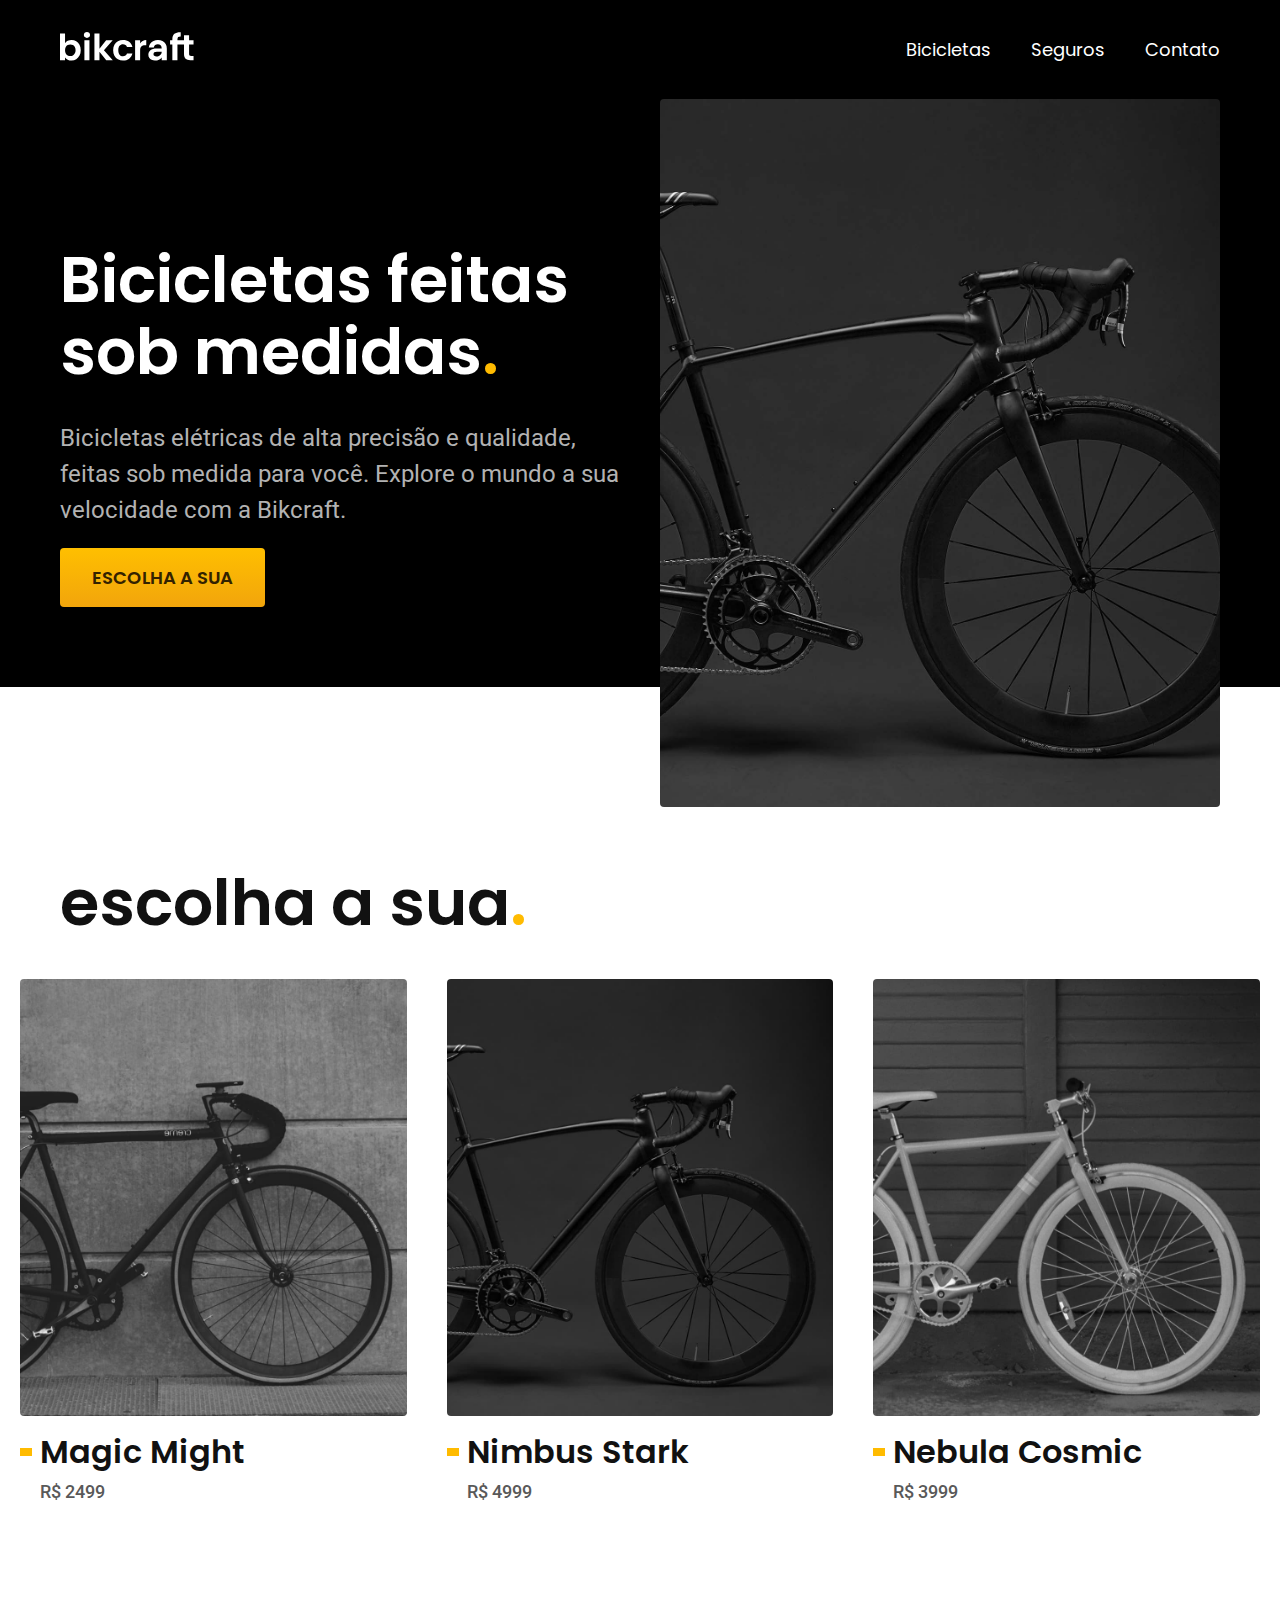
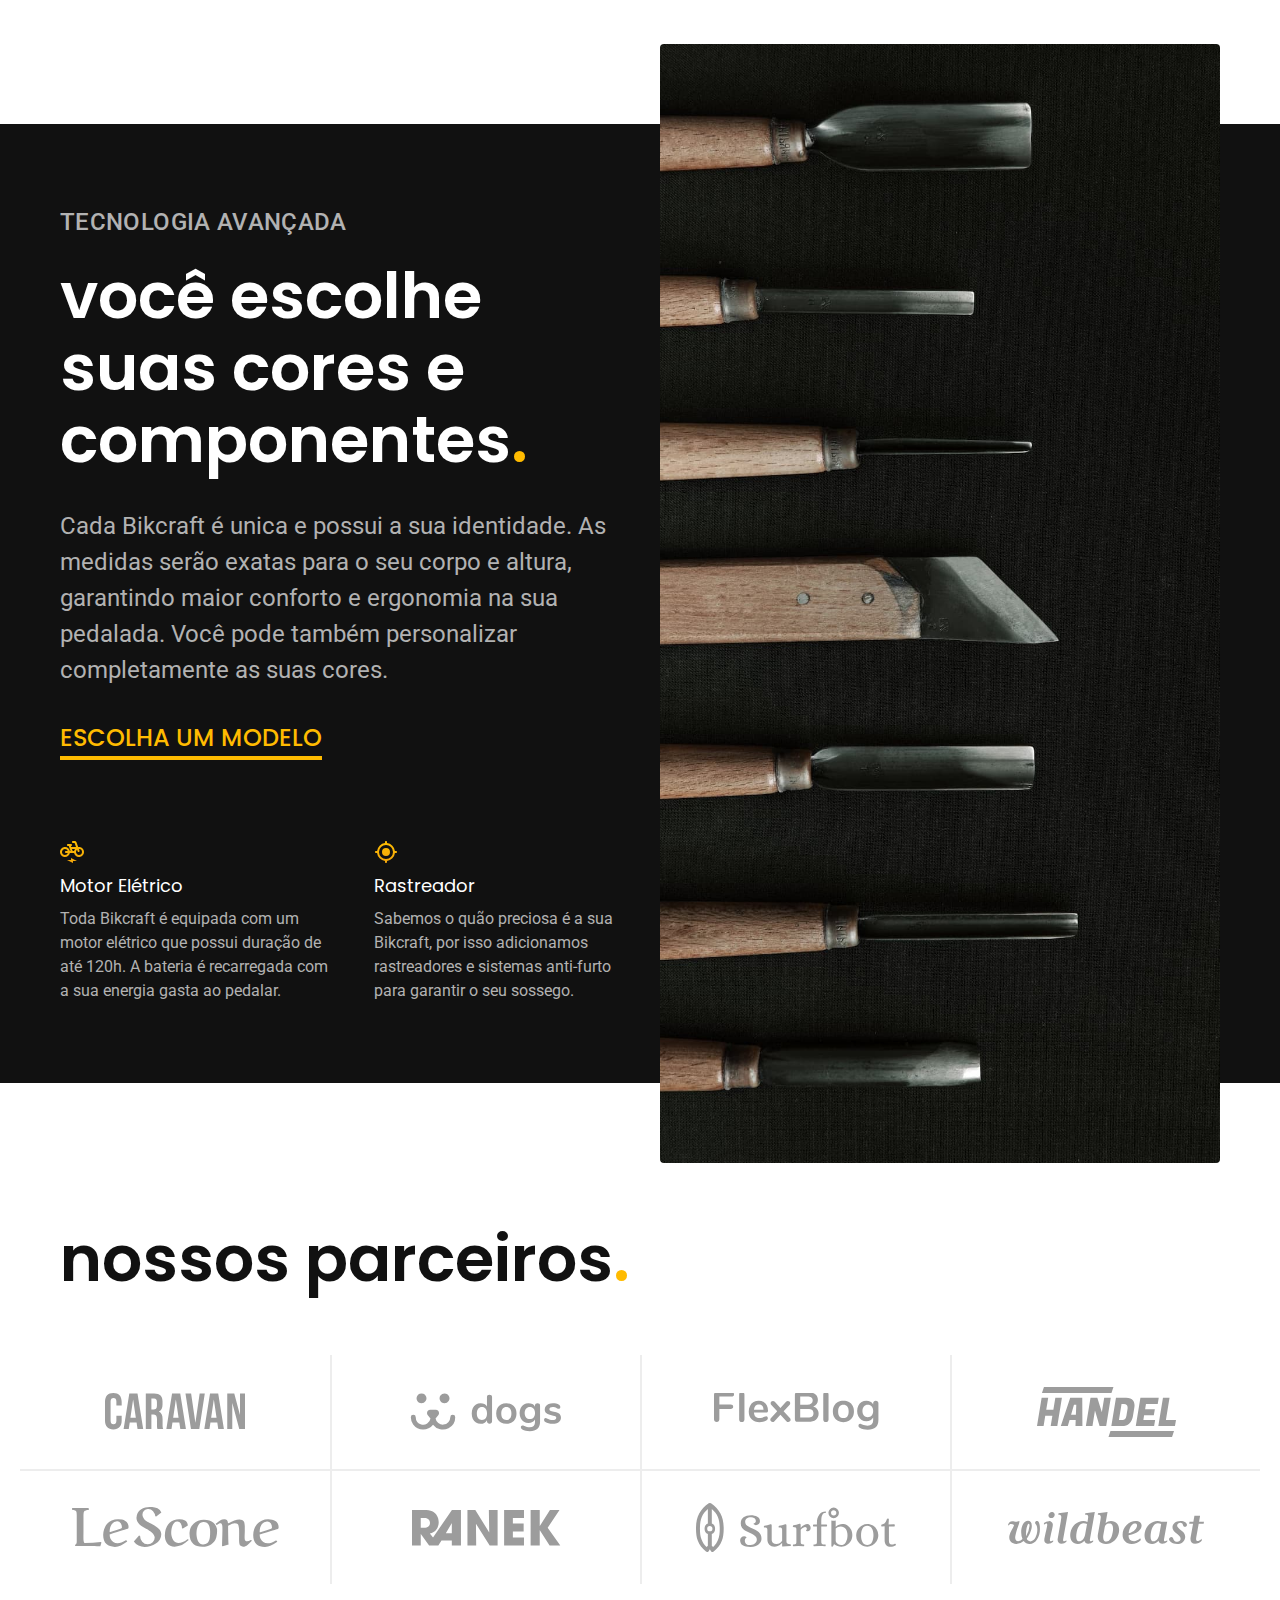
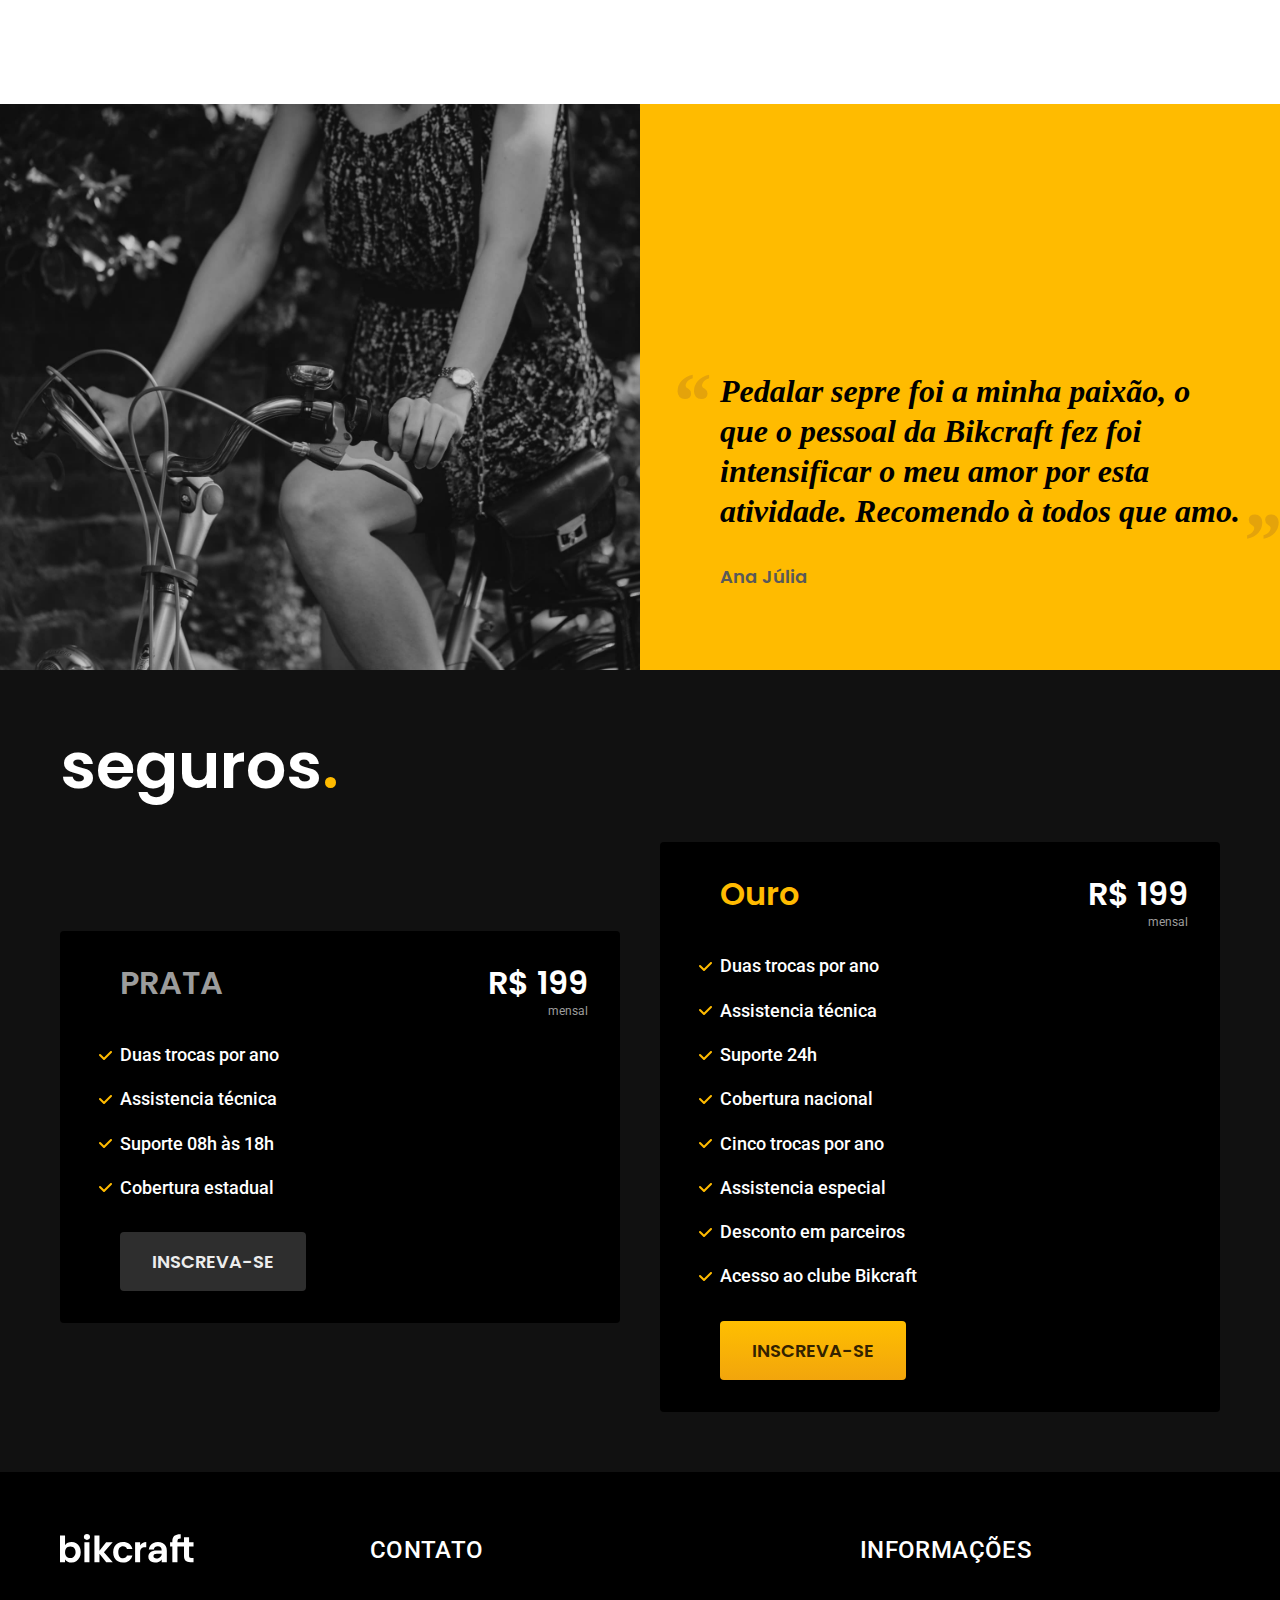
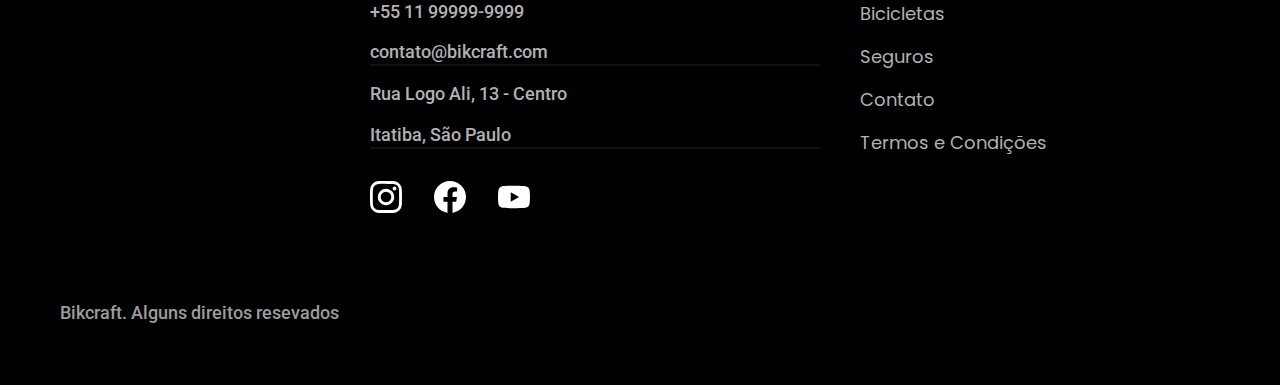
<file: index.html>
<!DOCTYPE html>
<html lang="pt-br">
<head>
    <meta charset="UTF-8">
    <meta name="viewport" content="width=device-width, initial-scale=1.0">
    <meta name="description" content="Bicicletas elétricas de alta precisão e qualidade, feita sob medida para o cliente. Explore o mundo na sua velocidade com a Bikcraft.">
    <link rel="preconnect" href="https://fonts.googleapis.com">
    <link rel="preconnect" href="https://fonts.gstatic.com" crossorigin>
    <link href="https://fonts.googleapis.com/css2?family=Poppins:wght@400;600&family=Roboto:wght@400;500&display=swap" rel="stylesheet">
    <title>Bikcraft - Bicicletas Elétricas</title>
    <link rel="icon" href="./favicon.svg" type="image/svg+xml">
    <link rel="preload" href="./css/style.min.css" as="style">
    <link rel="stylesheet" href="css/style.min.css">
    <script>
        document.documentElement.classList.add('js');
    </script>
</head>
<body>
    <header class="header-bg">
        <div class="header container">
            <a href="./"><img src="./img/bikcraft.svg" alt="Bikcraft"></a>
            <nav area-label="primaria">
                <ul class="header-menu font-1-m cor-0">
                    <li><a href="./bicicletas.html">Bicicletas</a></li>
                    <li><a href="./seguros.html">Seguros</a></li>
                    <li><a href="./contato.html">Contato</a></li>
                </ul>
            </nav>
        </div>
    </header>

    <main class="introducao-bg">
        <div class="introducao container">
            <div class="introducao-conteudo">
                <h1 class="font-1-xxl cor-0 fadeInDown" data-anime="200">Bicicletas feitas sob medidas<span class="cor-p1">.</span></h1>
                <p class="font-2-l cor-5 fadeInDown" data-anime="400">Bicicletas elétricas de alta precisão e qualidade, feitas sob medida para você. Explore o mundo a sua velocidade com a Bikcraft.</p>
                <a class="botao fadeInDown" href="./bicicletas.html" data-anime="600">Escolha a sua</a>
            </div>
            <picture class="fadeInDown" data-anime="600">
                <source media="(max-width: 800px)" srcset="./img/bicicletas/nimbus.jpg">
                <img src="./img/fotos/introducao.jpg" alt="Bicicleta elétrica preta.">
            </picture>
        </div>
    </main>

    <article class="bicicletas-lista">
        <h2 class="font-1-xxl container">escolha a sua<span class="cor-p1">.</span></h2>

        <ul class="bicicletas-lista-itens">
            <li>
                <a href="./bicicletas/magic.html">
                    <img src="./img/bicicletas/magic-home.jpg" alt="Bicicleta Preta">
                    <h3 class="font-1-xl">Magic Might</h3>
                    <span class="font-2-m cor-8">R$ 2499</span>
                </a>
            </li>
            <li>
                <a href="./bicicletas/nimbus.html">
                    <img src="./img/bicicletas/nimbus-home.jpg" alt="Bicicleta Preta">
                    <h3 class="font-1-xl">Nimbus Stark</h3>
                    <span class="font-2-m cor-8">R$ 4999</span>
                </a>
            </li>
            <li>
                <a href="./bicicletas/nebula.html">
                    <img src="./img/bicicletas/nebula-home.jpg" alt="Bicicleta Preta">
                    <h3 class="font-1-xl">Nebula Cosmic</h3>
                    <span class="font-2-m cor-8">R$ 3999</span>
                </a>
            </li>
        </ul>
    </article>

    <article class="tecnologia-bg">
        <div class="tecnologia container">
            <div class="tecnologia-conteudo">
                <span class="font-2-l-b cor-5">Tecnologia Avançada</span>
                <h2 class="font-1-xxl cor-0">você escolhe suas cores e componentes<span class="cor-p1">.</span></h2>
                <p class="font-2-l cor-5">Cada Bikcraft é unica e possui a sua identidade. As medidas serão exatas para o seu corpo e altura, garantindo maior conforto e ergonomia na sua pedalada. Você pode também personalizar completamente as suas cores.</p>
                <a class="link" href="./bicicletas.html">Escolha um modelo</a>
                <div class="tecnologia-vantagens">
                    <div>
                        <img src="./img/icones/eletrica.svg" alt="">
                        <h3 class="font-1-m cor-0">Motor Elétrico</h3>
                        <p class="font-2-s cor-5">Toda Bikcraft é equipada com um motor elétrico que possui duração de até 120h. A bateria é recarregada com a sua energia gasta ao pedalar.</p>
                    </div>
                    <div>
                        <img src="./img/icones/rastreador.svg" alt="">
                        <h3 class="font-1-m cor-0">Rastreador</h3>
                        <p class="font-2-s cor-5">Sabemos o quão preciosa é a sua Bikcraft, por isso adicionamos rastreadores e sistemas anti-furto para garantir o seu sossego.</p>
                    </div>
                </div>
            </div>

            <div class="tecnologia-imagem">
                <img src="./img/fotos/tecnologia.jpg" alt="">
            </div>
        </div>
    </article>

    <section class="parceiros" aria-label="Nossos parceiros">
        <h2 class="container font-1-xxl">nossos parceiros<span class="cor-p1">.</span></h2>

        <ul>
            <li><img src="./img/parceiros/caravan.svg" alt="Caravan"></li>
            <li><img src="./img/parceiros/dogs.svg" alt="Dogs"></li>
            <li><img src="./img/parceiros/flexblog.svg" alt="Flexbog"></li>
            <li><img src="./img/parceiros/handel.svg" alt="Handel"></li>
            <li><img src="./img/parceiros/lescone.svg" alt="Lescone"></li>
            <li><img src="./img/parceiros/ranek.svg" alt="Ranek"></li>
            <li><img src="./img/parceiros/surfbot.svg" alt="Surfbot"></li>
            <li><img src="./img/parceiros/wildbeast.svg" alt="Wildbeast"></li>
        </ul>
    </section>

    <section class="depoimento" aria-label="Depoimento">
        <div>
            <img src="/img/fotos/depoimento.jpg" alt="Pessoa pedalando uma bicicleta Bikcraft">
        </div>
        <div class="depoimento-conteudo">
            <blockquote class="font-1-xl cor-12">
                <p>Pedalar sepre foi a minha paixão, o que o pessoal da Bikcraft fez foi intensificar o meu amor por esta atividade. Recomendo à todos que amo.</p>
            </blockquote>
            <span class="font-1-m-b cor-8">Ana Júlia</span>
        </div>
    </section>

    <article class="seguros-bg">
        <div class="seguros container">
            <h2 class="font-1-xxl cor-0">seguros<span class="cor-p1">.</span></h2>

            <div class="seguros-item">
                <h3 class="font-1-xl cor-6">PRATA</h3>
                <span class="font-1-xl cor-0">R$ 199 <span class="font-1-xs cor-6">mensal</span></span>
                <ul class="font-2-m cor-0">
                    <li>Duas trocas por ano</li>
                    <li>Assistencia técnica</li>
                    <li>Suporte 08h às 18h</li>
                    <li>Cobertura estadual</li>
                </ul>
                <a class="botao secundario" href="./orcamento.html">Inscreva-se</a>
            </div>

            <div class="seguros-item">
                <h3 class="font-1-xl cor-p1">Ouro</h3>
                <span class="font-1-xl cor-0">R$ 199 <span class="font-1-xs cor-6">mensal</span></span>
                <ul class="font-2-m cor-0">
                    <li>Duas trocas por ano</li>
                    <li>Assistencia técnica</li>
                    <li>Suporte 24h</li>
                    <li>Cobertura nacional</li>
                    <li>Cinco trocas por ano</li>
                    <li>Assistencia especial</li>
                    <li>Desconto em parceiros</li>
                    <li>Acesso ao clube Bikcraft</li>
                </ul>
                <a class="botao" href="./orcamento.html">Inscreva-se</a>
            </div>
        </div>
    </article>

    <footer class="footer-bg">
        <div class="footer container">
            <img src="./img/bikcraft.svg" alt="Bikcraft">
            <div class="footer-contato">
                <h3 class="font-2-l-b cor-0">Contato</h3>
                <ul class="font-2-m cor-5">
                    <li>+55 11 99999-9999</li>
                    <li><a href="mailto:joao.xavier21@gmail.com">contato@bikcraft.com</a></li>
                    <li>Rua Logo Ali, 13 - Centro</li>
                    <li>Itatiba, São Paulo</li>
                </ul>
                <div class="footer-redes">
                    <a href="https://www.instagram.com/eujoaoxavier"><img src="./img/redes/instagram.svg" alt="Instagram"></a>
                    <a href=""><img src="./img/redes/facebook.svg" alt="Facebook"></a>
                    <a href=""><img src="./img/redes/youtube.svg" alt="Youtube"></a>
                </div>
            </div>
            <div class="footer-informacoes">
                <h3 class="font-2-l-b cor-0">Informações</h3>
                <nav>
                    <ul class="font-1-m cor-5">
                        <li><a href="./bicicletas.html">Bicicletas</a></li>
                        <li><a href="./seguros.html">Seguros</a></li>
                        <li><a href="./contato.html">Contato</a></li>
                        <li><a href="./termos.html">Termos e Condições</a></li>
                    </ul>
                </nav>
            </div>
            <p class="footer-copy font-2-m cor-6">Bikcraft. Alguns direitos resevados</p>
        </div>
    </footer>
    <script src="./js/plugins/simple-anime.js"></script>
    <script src="./js/script.js"></script>
</body>
</html>
</file>
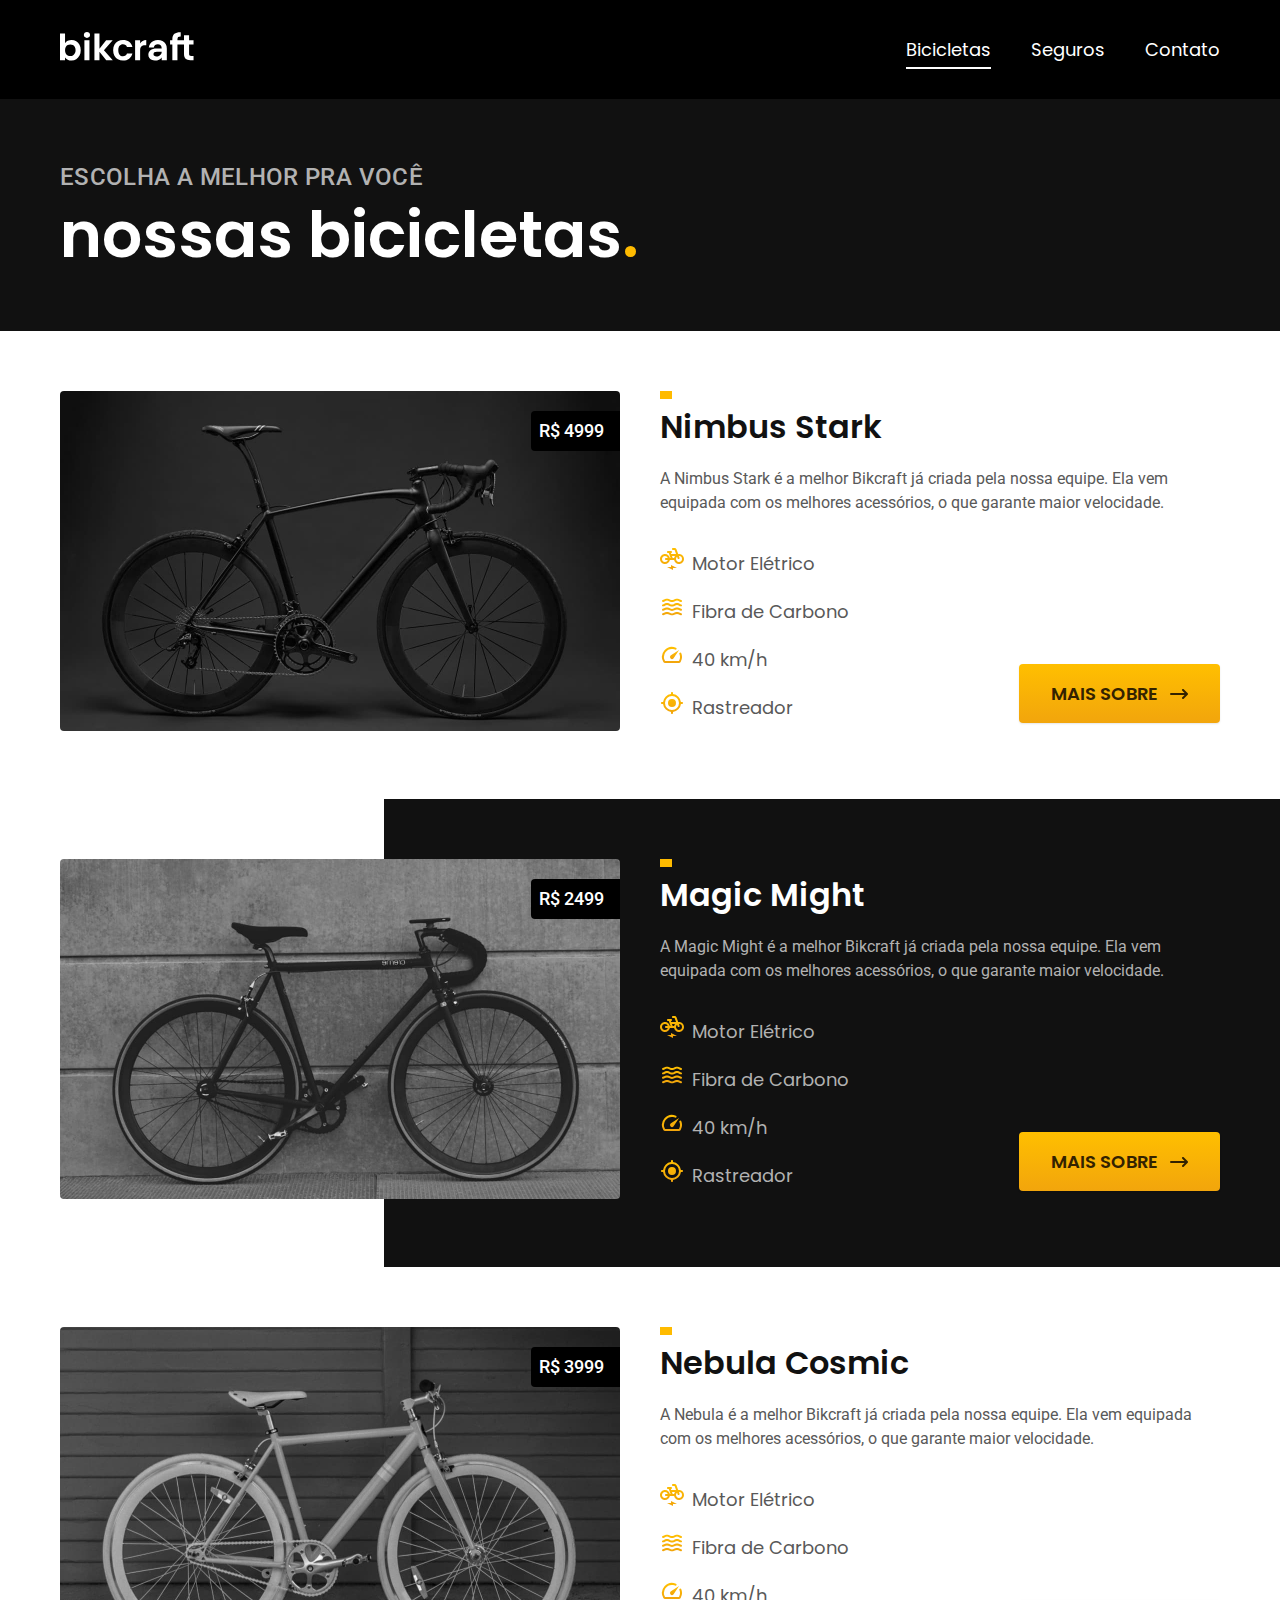
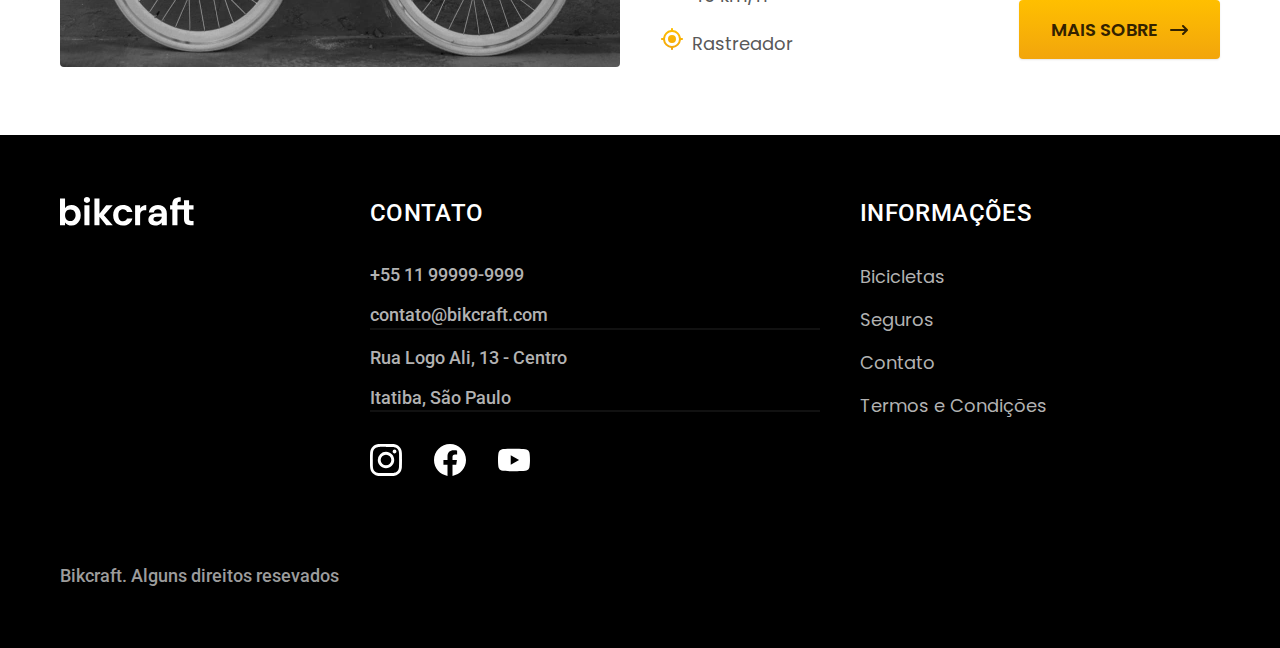
<file: bicicletas.html>
<!DOCTYPE html>
<html lang="pt-br">
<head>
    <meta charset="UTF-8">
    <meta name="viewport" content="width=device-width, initial-scale=1.0">
    <meta name="description" content="Termos e Condições Bikcraft.">
    <link rel="icon" href="./favicon.svg" type="image/svg+xml"> 
    <link rel="preload" href="./css/style.min.css" as="style">
    <link rel="stylesheet" href="css/style.min.css">
    <link rel="preconnect" href="https://fonts.googleapis.com">
    <link rel="preconnect" href="https://fonts.gstatic.com" crossorigin>
    <link href="https://fonts.googleapis.com/css2?family=Poppins:wght@400;600&family=Roboto:wght@400;500&display=swap" rel="stylesheet">
    <title>Termos e Condições | Bikcraft</title>
<script>
        document.documentElement.classList.add('js');
    </script>
</head>
<body id="bicicletas">
    <header class="header-bg">
        <div class="header container">
            <a href="./"><img src="./img/bikcraft.svg" alt="Bikcraft"></a>
            <nav area-label="primaria">
                <ul class="header-menu font-1-m cor-0">
                    <li><a href="./bicicletas.html">Bicicletas</a></li>
                    <li><a href="./seguros.html">Seguros</a></li>
                    <li><a href="./contato.html">Contato</a></li>
                </ul>
            </nav>
        </div>
    </header>

    <main>
        <div class="titulo-bg">
            <div class="titulo container">
                <p class="font-2-l-b cor-5">Escolha a melhor pra você</p>
                <h1 class="font-1-xxl cor-0">nossas bicicletas<span class="cor-p1">.</span></h1>
            </div>
        </div>
        
        <div class="bicicletas-bg">
            <div class="bicicletas container">
                <div class="bicicletas-imagem">
                    <img src="./img/bicicletas/nimbus.jpg" alt="Bicicleta preta">
                    <span class="font-2-m cor-0">R$ 4999</span>
                </div>
                <div class="bicicletas-conteudo">
                    <h2 class="font-1-xl">Nimbus Stark</h2>
                    <p class="font-2-s cor-8">A Nimbus Stark é a melhor Bikcraft já criada pela nossa equipe. Ela vem equipada com os melhores acessórios, o que garante maior velocidade.</p>
                    <ul class="font-1-m cor-8">
                        <li><img src="./img/icones/eletrica.svg" alt="">Motor Elétrico</li>
                        <li><img src="./img/icones/carbono.svg" alt="">Fibra de Carbono</li>
                        <li><img src="./img/icones/velocidade.svg" alt="">40 km/h</li>
                        <li><img src="./img/icones/rastreador.svg" alt="">Rastreador</li>
                    </ul>
                    <a class="botao seta" href="./bicicletas/nimbus.html">Mais Sobre</a>
                </div>
            </div>
        </div>

        <div class="bicicletas-bg">
            <div class="bicicletas container">
                <div class="bicicletas-imagem">
                    <img src="./img/bicicletas/magic.jpg" alt="Bicicleta preta">
                    <span class="font-2-m cor-0">R$ 2499</span>
                </div>
                <div class="bicicletas-conteudo">
                    <h2 class="font-1-xl cor-0">Magic Might</h2>
                    <p class="font-2-s cor-5">A Magic Might é a melhor Bikcraft já criada pela nossa equipe. Ela vem equipada com os melhores acessórios, o que garante maior velocidade.</p>
                    <ul class="font-1-m cor-5">
                        <li><img src="./img/icones/eletrica.svg" alt="">Motor Elétrico</li>
                        <li><img src="./img/icones/carbono.svg" alt="">Fibra de Carbono</li>
                        <li><img src="./img/icones/velocidade.svg" alt="">40 km/h</li>
                        <li><img src="./img/icones/rastreador.svg" alt="">Rastreador</li>
                    </ul>
                    <a class="botao seta" href="./bicicletas/magic.html">Mais Sobre</a>
                </div>
            </div>
        </div>

        <div class="bicicletas-bg">
            <div class="bicicletas container">
                <div class="bicicletas-imagem">
                    <img src="./img/bicicletas/nebula.jpg" alt="Bicicleta preta">
                    <span class="font-2-m cor-0">R$ 3999</span>
                </div>
                <div class="bicicletas-conteudo">
                    <h2 class="font-1-xl">Nebula Cosmic</h2>
                    <p class="font-2-s cor-8">A Nebula é a melhor Bikcraft já criada pela nossa equipe. Ela vem equipada com os melhores acessórios, o que garante maior velocidade.</p>
                    <ul class="font-1-m cor-8">
                        <li><img src="./img/icones/eletrica.svg" alt="">Motor Elétrico</li>
                        <li><img src="./img/icones/carbono.svg" alt="">Fibra de Carbono</li>
                        <li><img src="./img/icones/velocidade.svg" alt="">40 km/h</li>
                        <li><img src="./img/icones/rastreador.svg" alt="">Rastreador</li>
                    </ul>
                    <a class="botao seta" href="./bicicletas/nebula.html">Mais Sobre</a>
                </div>
            </div>
        </div>
    </main>

    <footer class="footer-bg">
        <div class="footer container">
            <img src="./img/bikcraft.svg" alt="Bikcraft">
            <div class="footer-contato">
                <h3 class="font-2-l-b cor-0">Contato</h3>
                <ul class="font-2-m cor-5">
                    <li>+55 11 99999-9999</li>
                    <li><a href="mailto:joao.xavier21@gmail.com">contato@bikcraft.com</a></li>
                    <li>Rua Logo Ali, 13 - Centro</li>
                    <li>Itatiba, São Paulo</li>
                </ul>
                <div class="footer-redes">
                    <a href="https://www.instagram.com/eujoaoxavier"><img src="./img/redes/instagram.svg" alt="Instagram"></a>
                    <a href=""><img src="./img/redes/facebook.svg" alt="Facebook"></a>
                    <a href=""><img src="./img/redes/youtube.svg" alt="Youtube"></a>
                </div>
            </div>
            <div class="footer-informacoes">
                <h3 class="font-2-l-b cor-0">Informações</h3>
                <nav>
                    <ul class="font-1-m cor-5">
                        <li><a href="./bicicletas.html">Bicicletas</a></li>
                        <li><a href="./seguros.html">Seguros</a></li>
                        <li><a href="./contato.html">Contato</a></li>
                        <li><a href="./termos.html">Termos e Condições</a></li>
                    </ul>
                </nav>
            </div>
            <p class="footer-copy font-2-m cor-6">Bikcraft. Alguns direitos resevados</p>
        </div>
    </footer>
    <script src="./js/script.js"></script>
</body>
</html>
</file>
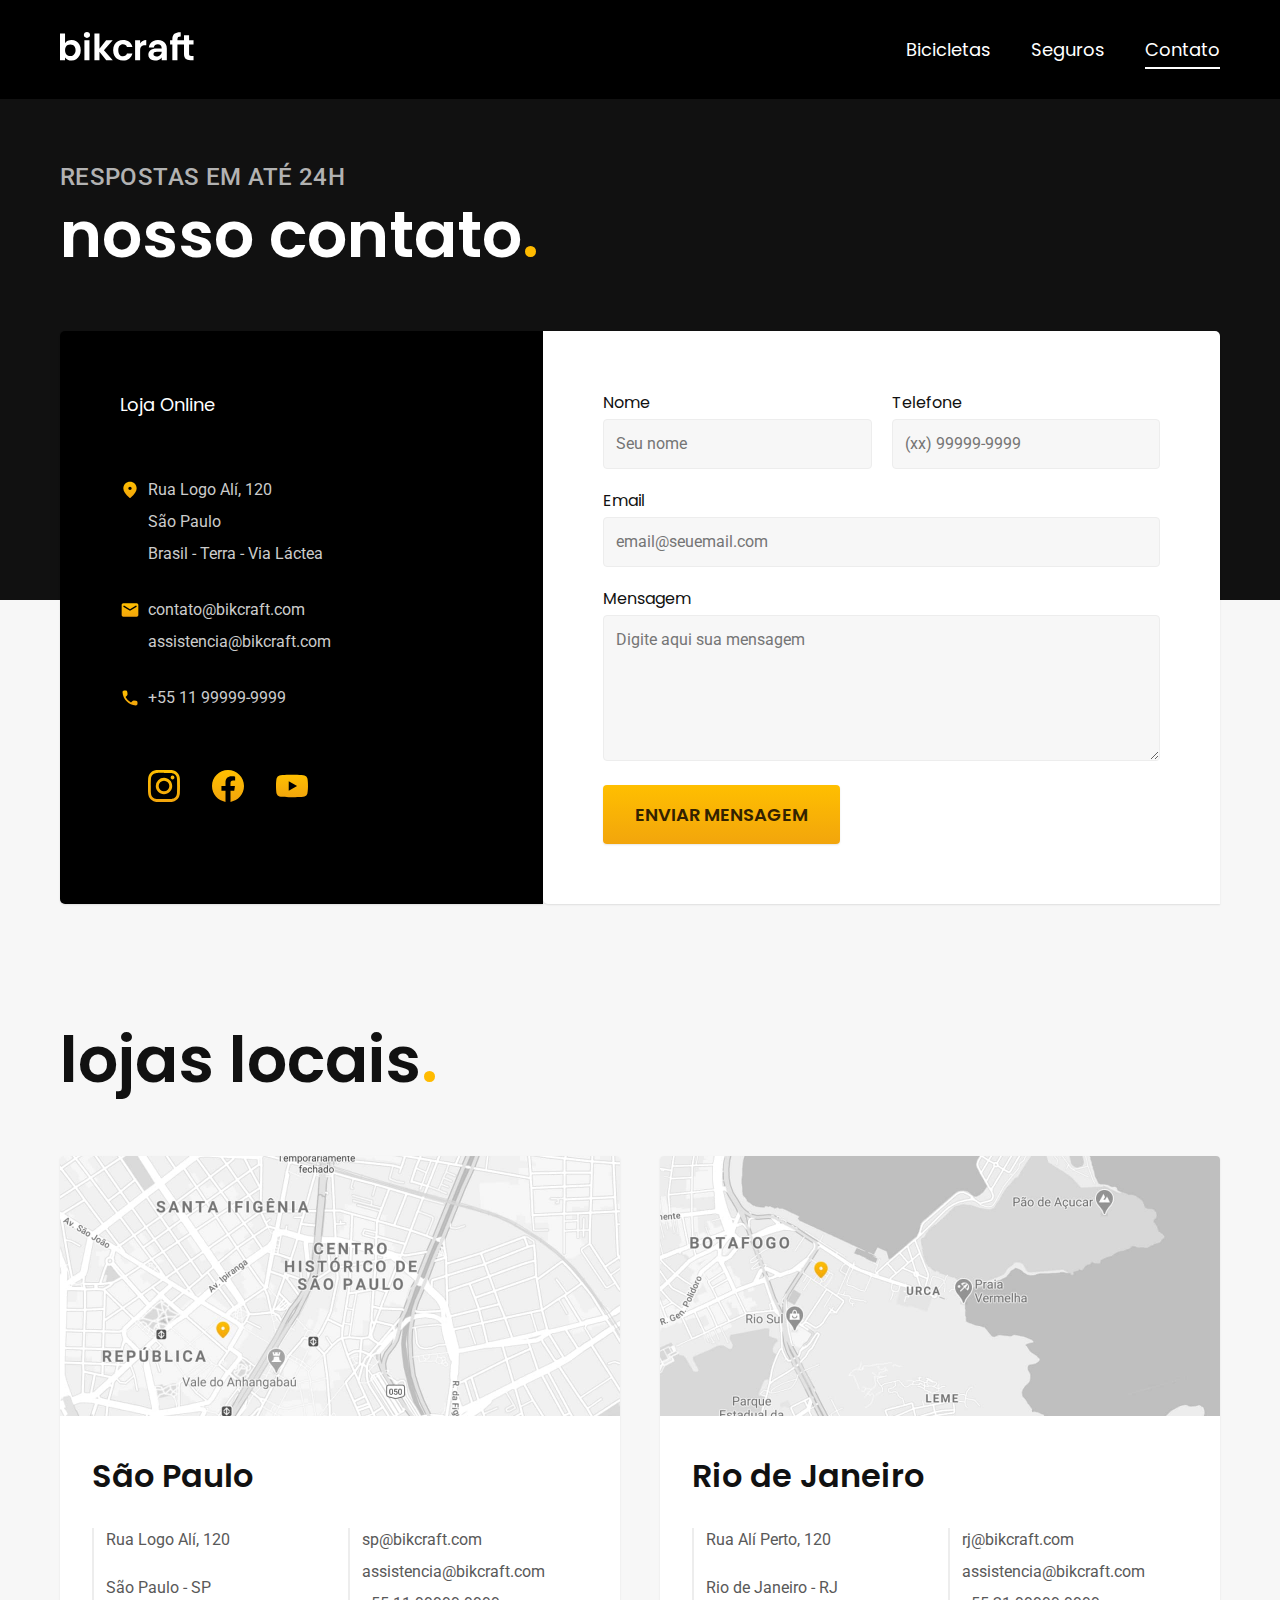
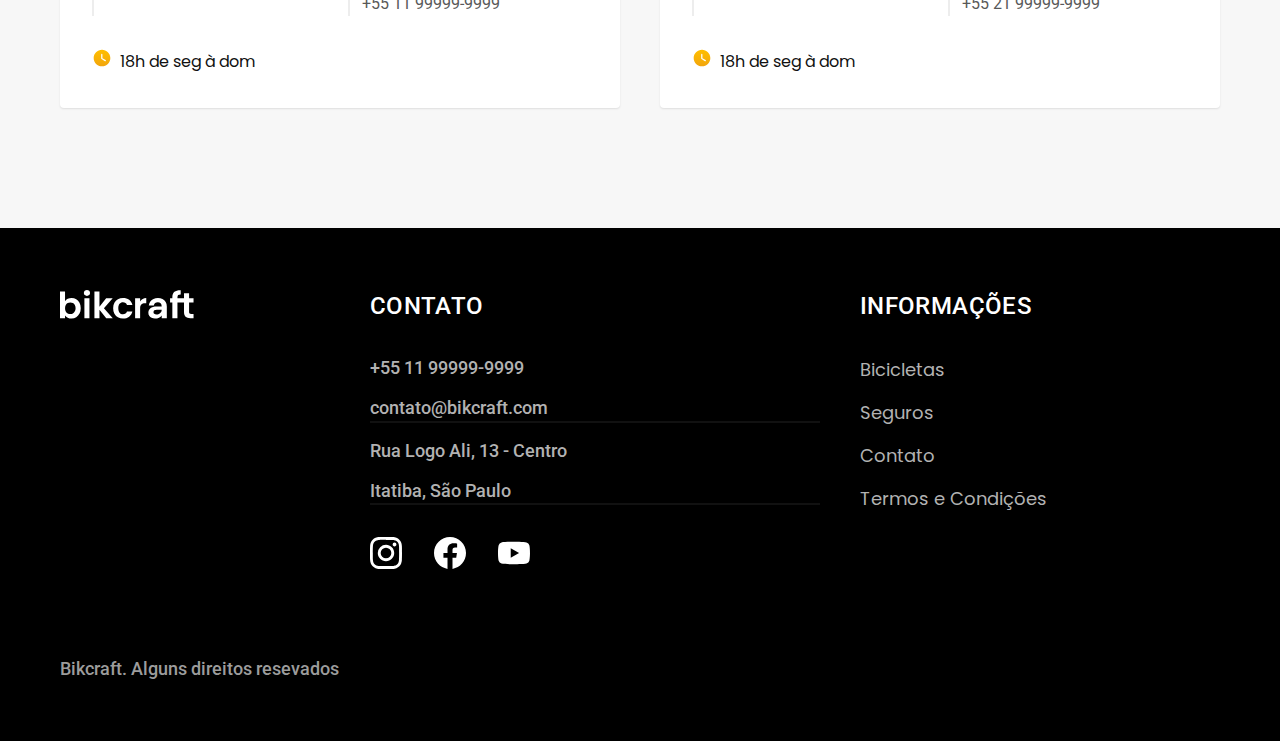
<file: contato.html>
<!DOCTYPE html>
<html lang="pt-br">
<head>
    <meta charset="UTF-8">
    <meta name="viewport" content="width=device-width, initial-scale=1.0">
    <meta name="description" content="Termos e Condições Bikcraft.">
    <link rel="icon" href="./favicon.svg" type="image/svg+xml"> 
    <link rel="preload" href="./css/style.min.css" as="style">
    <link rel="stylesheet" href="css/style.min.css">
    <link rel="preconnect" href="https://fonts.googleapis.com">
    <link rel="preconnect" href="https://fonts.gstatic.com" crossorigin>
    <link href="https://fonts.googleapis.com/css2?family=Poppins:wght@400;600&family=Roboto:wght@400;500&display=swap" rel="stylesheet">
    <title>Contato | Bikcraft</title>
<script>
        document.documentElement.classList.add('js');
    </script>
</head>
<body id="contato">
    <header class="header-bg">
        <div class="header container">
            <a href="./"><img src="./img/bikcraft.svg" alt="Bikcraft"></a>
            <nav area-label="primaria">
                <ul class="header-menu font-1-m cor-0">
                    <li><a href="./bicicletas.html">Bicicletas</a></li>
                    <li><a href="./seguros.html">Seguros</a></li>
                    <li><a href="./contato.html">Contato</a></li>
                </ul>
            </nav>
        </div>
    </header>

    <main>
        <div class="titulo-bg">
            <div class="titulo container">
                <p class="font-2-l-b cor-5">Respostas em até 24h</p>
                <h1 class="font-1-xxl cor-0">nosso contato<span class="cor-p1">.</span></h1>
            </div>
        </div>

        <div class="contato container">
            <section class="contato-dados" aria-label="Endereço">
                <h2 class="font-1-m cor-0">Loja Online</h2>
                <div class="contato-endereco font-2-s cor-4">
                    <p>Rua Logo Alí, 120</p>
                    <p>São Paulo</p>
                    <p>Brasil - Terra - Via Láctea</p>
                </div>
                <address class="contato-meios font-2-s cor-4">
                    <a href="mailto:joao.xavier21@gmail.com">contato@bikcraft.com</a>
                    <a href="mailto:assistencia@bikcraft.com">assistencia@bikcraft.com</a>
                    <a href="tel:+551199999999">+55 11 99999-9999</a>
                </address>
                <div class="contato-redes">
                    <a href="https://www.instagram.com/eujoaoxavier"><img src="./img/redes/instagram-p.svg" alt="Instagram"></a>
                    <a href=""><img src="./img/redes/facebook-p.svg" alt="Facebook"></a>
                    <a href=""><img src="./img/redes/youtube-p.svg" alt="Youtube"></a>
                </div>
            </section>
            <section class="contato-formulario" aria-label="Formulário">
                <form class="form" action="./contato.html">
                    <div>
                        <label for="nome">Nome</label>
                        <input type="text" id="nome" name="nome" placeholder="Seu nome">
                    </div>
                    <div>
                        <label for="telefone">Telefone</label>
                        <input type="text" id="telefone" name="telefone" placeholder="(xx) 99999-9999">
                    </div>
                    <div class="col-2">
                        <label for="email">Email</label>
                        <input type="email" id="email" name="email" placeholder="email@seuemail.com">
                    </div>
                    <div class="col-2">
                        <label for="mensagem">Mensagem</label>
                        <textarea rows="5" id="mensagem" name="mensagem" placeholder="Digite aqui sua mensagem"></textarea>
                    </div>
                    <button class="botao col-2">Enviar mensagem</button>
                </form>
            </section>
        </div>
    </main>

    <article class="lojas container">
        <h2 class="font-1-xxl">lojas locais<span class="cor-p1">.</span></h2>
        <div class="lojas-item">
            <img src="./img/lojas/sp.jpg" alt="Mapa marcando o endereço em Rua Logo Alí, 120, São Paulo - SP">
            <div class="lojas-conteudo">
                <h3 class="font-1-xl">São Paulo</h3>
                <div class="lojas-dados font-2-s cor-8">
                    <p>Rua Logo Alí, 120</p>
                    <p>São Paulo - SP</p>
                </div>
                <div class="lojas-dados font-2-s cor-8">
                    <a href="mailto:joao.xavier21@gmail.com">sp@bikcraft.com</a>
                    <a href="mailto:assistencia@bikcraft.com">assistencia@bikcraft.com</a>
                    <a href="tel:+551199999999">+55 11 99999-9999</a>
                </div>
                <p class="lojas-tempo font-1-s"><img src="./img/icones/horario.svg">18h de seg à dom</p>
            </div>
        </div>

        <div class="lojas-item">
            <img src="./img/lojas/rj.jpg" alt="Mapa marcando o endereço em Rua Alí Perto, 120, Rio de Janeiro - RJ">
            <div class="lojas-conteudo">
                <h3 class="font-1-xl">Rio de Janeiro</h3>
                <div class="lojas-dados font-2-s cor-8">
                    <p>Rua Alí Perto, 120</p>
                    <p>Rio de Janeiro - RJ</p>
                </div>
                <div class="lojas-dados font-2-s cor-8">
                    <a href="mailto:joao.xavier21@gmail.com">rj@bikcraft.com</a>
                    <a href="mailto:assistencia@bikcraft.com">assistencia@bikcraft.com</a>
                    <a href="tel:+551199999999">+55 21 99999-9999</a>
                </div>
                <p class="lojas-tempo font-1-s"><img src="./img/icones/horario.svg">18h de seg à dom</p>
            </div>
        </div>
    </article>

    <footer class="footer-bg">
        <div class="footer container">
            <img src="./img/bikcraft.svg" alt="Bikcraft">
            <div class="footer-contato">
                <h3 class="font-2-l-b cor-0">Contato</h3>
                <ul class="font-2-m cor-5">
                    <li>+55 11 99999-9999</li>
                    <li><a href="mailto:joao.xavier21@gmail.com">contato@bikcraft.com</a></li>
                    <li>Rua Logo Ali, 13 - Centro</li>
                    <li>Itatiba, São Paulo</li>
                </ul>
                <div class="footer-redes">
                    <a href="https://www.instagram.com/eujoaoxavier"><img src="./img/redes/instagram.svg" alt="Instagram"></a>
                    <a href=""><img src="./img/redes/facebook.svg" alt="Facebook"></a>
                    <a href=""><img src="./img/redes/youtube.svg" alt="Youtube"></a>
                </div>
            </div>
            <div class="footer-informacoes">
                <h3 class="font-2-l-b cor-0">Informações</h3>
                <nav>
                    <ul class="font-1-m cor-5">
                        <li><a href="./bicicletas.html">Bicicletas</a></li>
                        <li><a href="./seguros.html">Seguros</a></li>
                        <li><a href="./contato.html">Contato</a></li>
                        <li><a href="./termos.html">Termos e Condições</a></li>
                    </ul>
                </nav>
            </div>
            <p class="footer-copy font-2-m cor-6">Bikcraft. Alguns direitos resevados</p>
        </div>
    </footer>
    <script src="./js/script.js"></script>
</body>
</html>
</file>
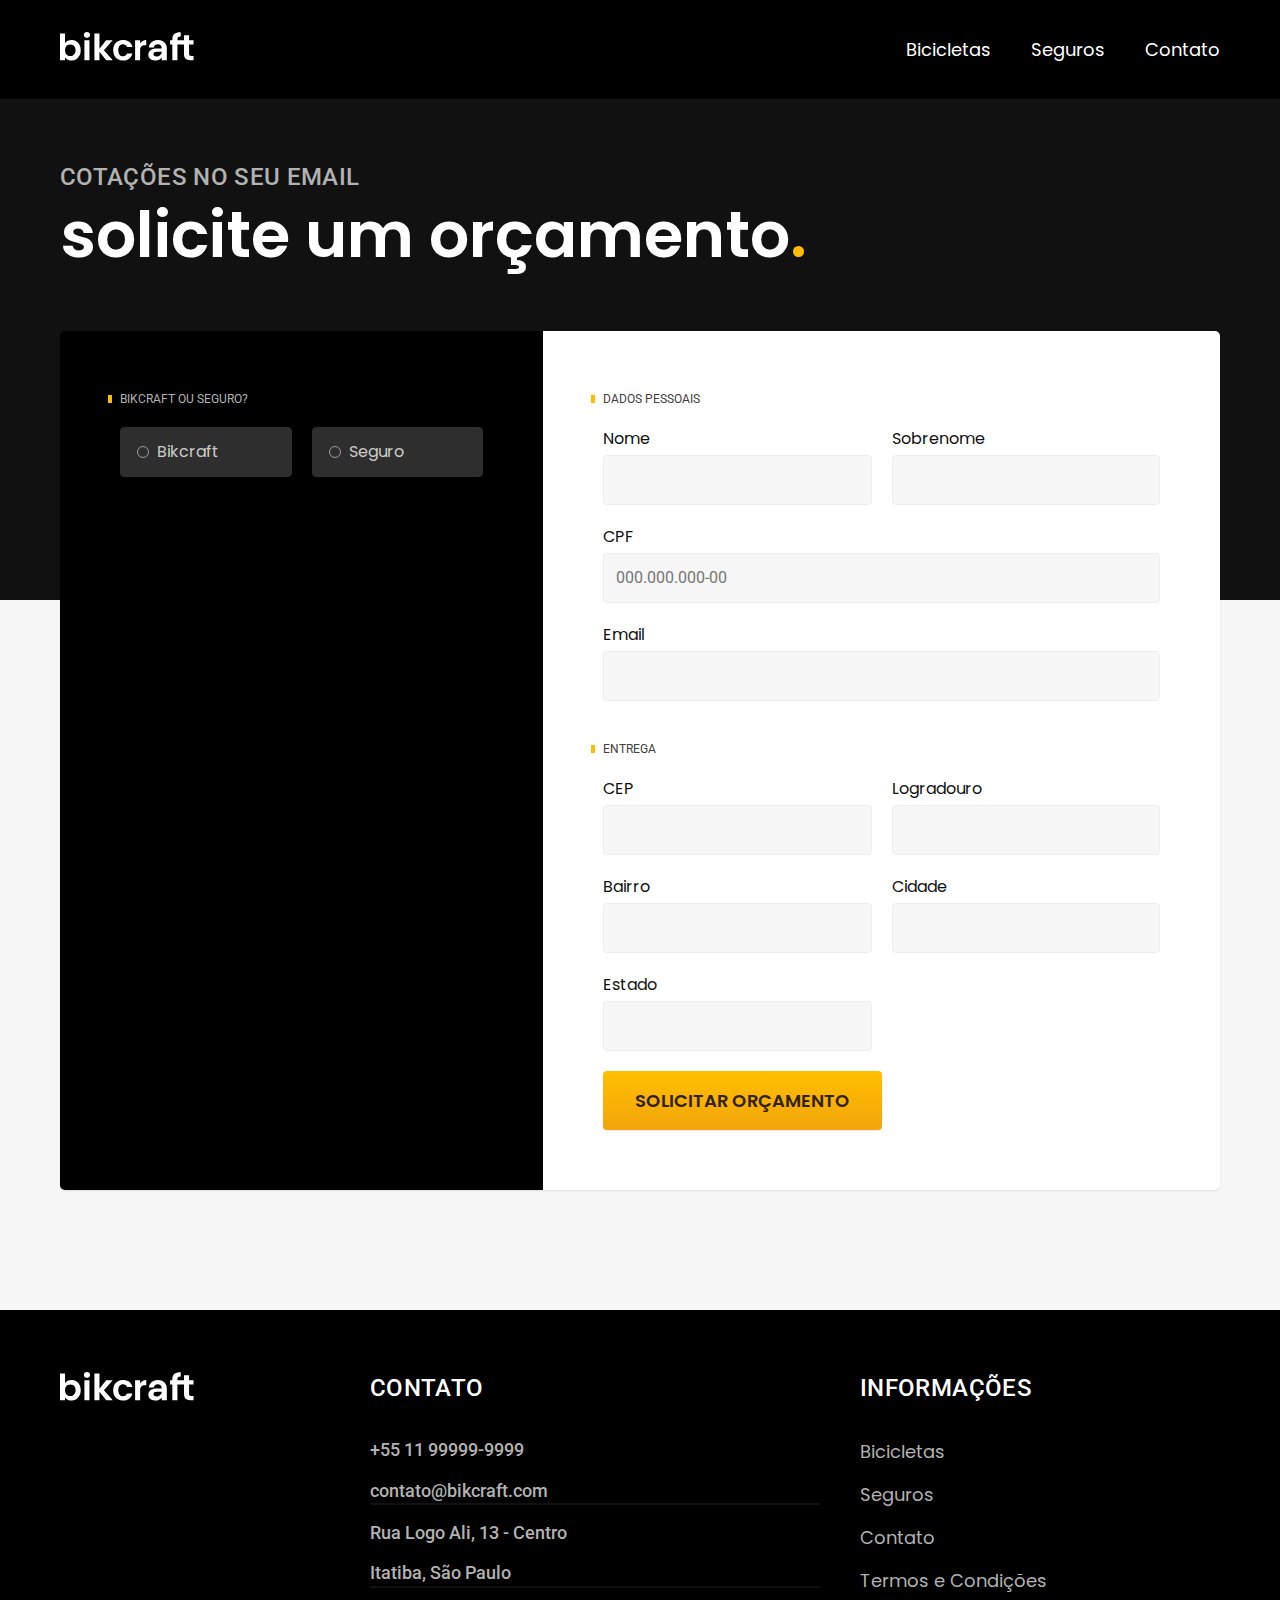
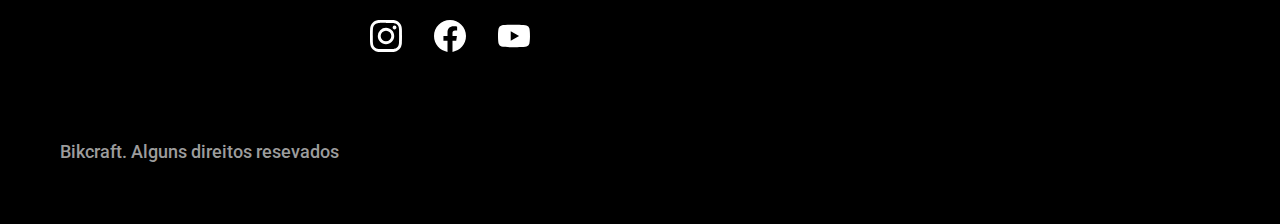
<file: orcamento.html>
<!DOCTYPE html>
<html lang="pt-br">
<head>
    <meta charset="UTF-8">
    <meta name="viewport" content="width=device-width, initial-scale=1.0">
    <meta name="description" content="Termos e Condições Bikcraft.">
    <link rel="icon" href="./favicon.svg" type="image/svg+xml"> 
    <link rel="preload" href="./css/style.min.css" as="style">
    <link rel="stylesheet" href="css/style.min.css">
    <link rel="preconnect" href="https://fonts.googleapis.com">
    <link rel="preconnect" href="https://fonts.gstatic.com" crossorigin>
    <link href="https://fonts.googleapis.com/css2?family=Poppins:wght@400;600&family=Roboto:wght@400;500&display=swap" rel="stylesheet">
    <title>Orçamento | Bikcraft</title>
<script>
        document.documentElement.classList.add('js');
    </script>
</head>
<body id="orcamento">
    <header class="header-bg">
        <div class="header container">
            <a href="./"><img src="./img/bikcraft.svg" alt="Bikcraft"></a>
            <nav area-label="primaria">
                <ul class="header-menu font-1-m cor-0">
                    <li><a href="./bicicletas.html">Bicicletas</a></li>
                    <li><a href="./seguros.html">Seguros</a></li>
                    <li><a href="./contato.html">Contato</a></li>
                </ul>
            </nav>
        </div>
    </header>

    <main>
        <div class="titulo-bg">
            <div class="titulo container">
                <p class="font-2-l-b cor-5">Cotações no seu email</p>
                <h1 class="font-1-xxl cor-0">solicite um orçamento<span class="cor-p1">.</span></h1>
            </div>
        </div>

        <form class="orcamento container" action="./">
            <div class="orcamento-produto">
                <h2 class="font-1-xs cor-5">Bikcraft ou Seguro?</h2>

                <input type="radio" name="tipo" value="bikcraft" id="bikcraft">
                <label for="bikcraft">Bikcraft</label>

                <input type="radio" name="tipo" value="seguro" id="seguro">
                <label for="seguro">Seguro</label>

                <div class="orcamento-conteudo" id="orcamento-bikcraft">
                    <h2 class="font-1-xs cor-5">Escolha a sua</h2>

                    <input type="radio" name="produto" value="nimbus" id="nimbus">
                    <label for="nimbus">Nimbus Stark <span>R$ 4999</span></label>
                    <div class="orcamento-detalhes">
                        <ul class="font-1-xs cor-8">
                            <li><img src="./img/icones/eletrica.svg" alt="">Motor Elétrico</li>
                            <li><img src="./img/icones/carbono.svg" alt="">Fibra de carbono</li>
                            <li><img src="./img/icones/velocidade.svg" alt="">50 km/h</li>
                            <li><img src="./img/icones/rastreador.svg" alt="">Rastreador</li>
                        </ul>
                        <img src="./img/bicicletas/nimbus.jpg" alt="Bicicleta preta">
                    </div>

                    <input type="radio" name="produto" value="magic" id="magic">
                    <label for="magic">Magic Might <span>R$ 2499</span></label>
                    <div class="orcamento-detalhes">
                        <ul class="font-1-xs cor-8">
                            <li><img src="./img/icones/eletrica.svg" alt="">Motor Elétrico</li>
                            <li><img src="./img/icones/carbono.svg" alt="">Fibra de carbono</li>
                            <li><img src="./img/icones/velocidade.svg" alt="">40 km/h</li>
                            <li><img src="./img/icones/rastreador.svg" alt="">Rastreador</li>
                        </ul>
                        <img src="./img/bicicletas/magic.jpg" alt="Bicicleta preta">
                    </div>

                    <input type="radio" name="produto" value="nebula" id="nebula">
                    <label for="nebula">Nebula Cosmic <span>R$ 3999</span></label>
                    <div class="orcamento-detalhes">
                        <ul class="font-1-xs cor-8">
                            <li><img src="./img/icones/eletrica.svg" alt="">Motor Elétrico</li>
                            <li><img src="./img/icones/carbono.svg" alt="">Fibra de carbono</li>
                            <li><img src="./img/icones/velocidade.svg" alt="">45 km/h</li>
                            <li><img src="./img/icones/rastreador.svg" alt="">Rastreador</li>
                        </ul>
                        <img src="./img/bicicletas/nebula.jpg" alt="Bicicleta branca">
                    </div>
                </div>

                <div class="orcamento-conteudo" id="orcamento-seguro">
                    <h2 class="font-1-xs cor-5">Escolha o plano</h2>

                    <input type="radio" name="produto" value="prata" id="prata">
                    <label for="prata">Prata <span>R$ 199</span></label>

                    <input type="radio" name="produto" value="ouro" id="ouro">
                    <label for="ouro">Ouro <span>R$ 299</span></label>
                </div>
            </div>
                <div class="orcamento-dados form">
                    <h2 class="font-1-xs cor-9 col-2">Dados pessoais</h2>
                    <div>
                        <label for="nome">Nome</label>
                        <input type="text" id="nome" name="nome">
                    </div>
                    <div>
                        <label for="sobrenome">Sobrenome</label>
                        <input type="text" id="sobrenome" name="sobrenome">
                    </div>
                    <div class="col-2">
                        <label for="cpf">CPF</label>
                        <input type="text" id="cpf" name="cpf" placeholder="000.000.000-00">
                    </div>
                    <div class="col-2">
                        <label for="email">Email</label>
                        <input type="email" id="email" name="email">
                    </div>
                    <h2 class="font-1-xs cor-9 col-2">Entrega</h2>
                    <div>
                        <label for="cep">CEP</label>
                        <input type="text" id="cep" name="cep">
                    </div>
                    <div>
                        <label for="logradouro">Logradouro</label>
                        <input type="text" id="logradouro" name="logradouro">
                    </div>
                    <div>
                        <label for="bairro">Bairro</label>
                        <input type="text" id="bairro" name="bairro">
                    </div>
                    <div>
                        <label for="cidade">Cidade</label>
                        <input type="text" id="cidade" name="cidade">
                    </div>
                    <div>
                        <label for="estado">Estado</label>
                        <input type="text" id="estado" name="estado">
                    </div>
                    <button class="botao col-2">Solicitar orçamento</button>
                </div>
        </form>

    </main>

    <footer class="footer-bg">
        <div class="footer container">
            <img src="./img/bikcraft.svg" alt="Bikcraft">
            <div class="footer-contato">
                <h3 class="font-2-l-b cor-0">Contato</h3>
                <ul class="font-2-m cor-5">
                    <li>+55 11 99999-9999</li>
                    <li><a href="mailto:joao.xavier21@gmail.com">contato@bikcraft.com</a></li>
                    <li>Rua Logo Ali, 13 - Centro</li>
                    <li>Itatiba, São Paulo</li>
                </ul>
                <div class="footer-redes">
                    <a href="https://www.instagram.com/eujoaoxavier"><img src="./img/redes/instagram.svg" alt="Instagram"></a>
                    <a href=""><img src="./img/redes/facebook.svg" alt="Facebook"></a>
                    <a href=""><img src="./img/redes/youtube.svg" alt="Youtube"></a>
                </div>
            </div>
            <div class="footer-informacoes">
                <h3 class="font-2-l-b cor-0">Informações</h3>
                <nav>
                    <ul class="font-1-m cor-5">
                        <li><a href="./bicicletas.html">Bicicletas</a></li>
                        <li><a href="./seguros.html">Seguros</a></li>
                        <li><a href="./contato.html">Contato</a></li>
                        <li><a href="./termos.html">Termos e Condições</a></li>
                    </ul>
                </nav>
            </div>
            <p class="footer-copy font-2-m cor-6">Bikcraft. Alguns direitos resevados</p>
        </div>
    </footer>
    <script src="./js/script.js"></script>
</body>
</html>
</file>
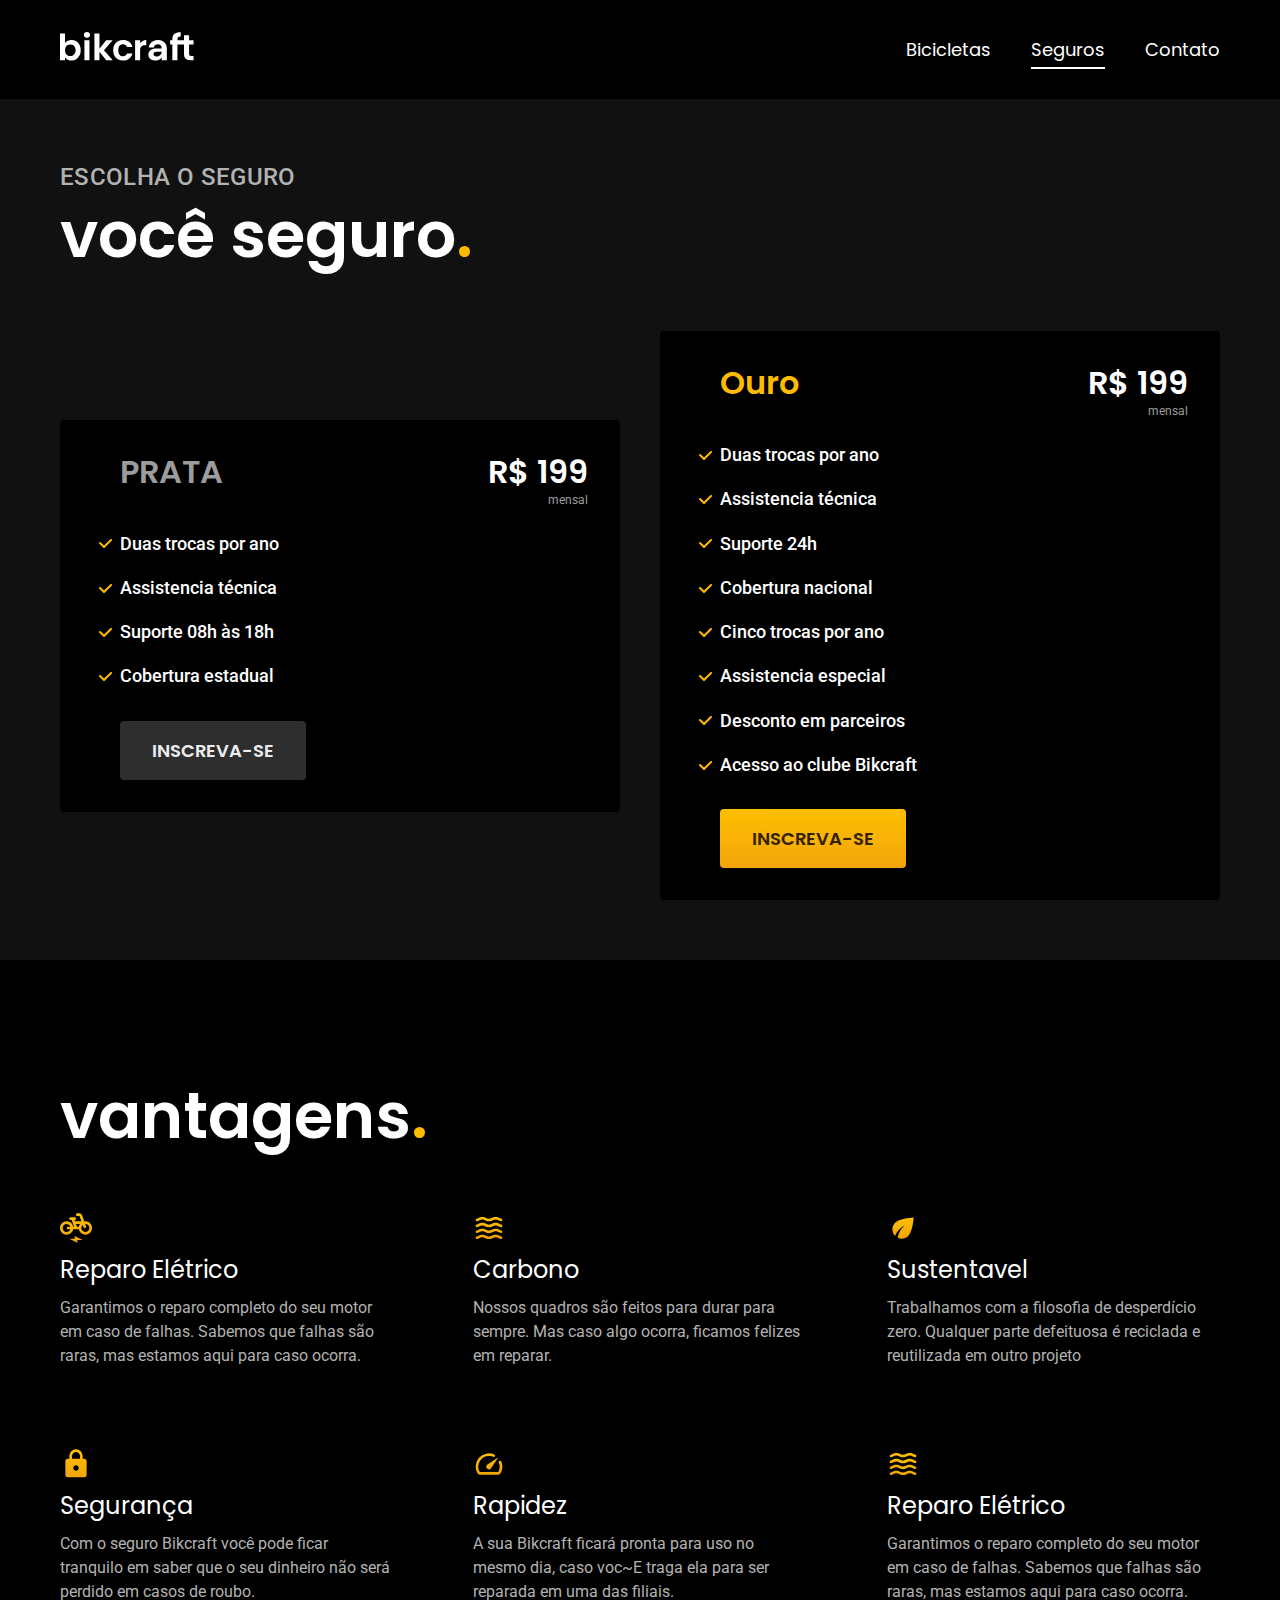
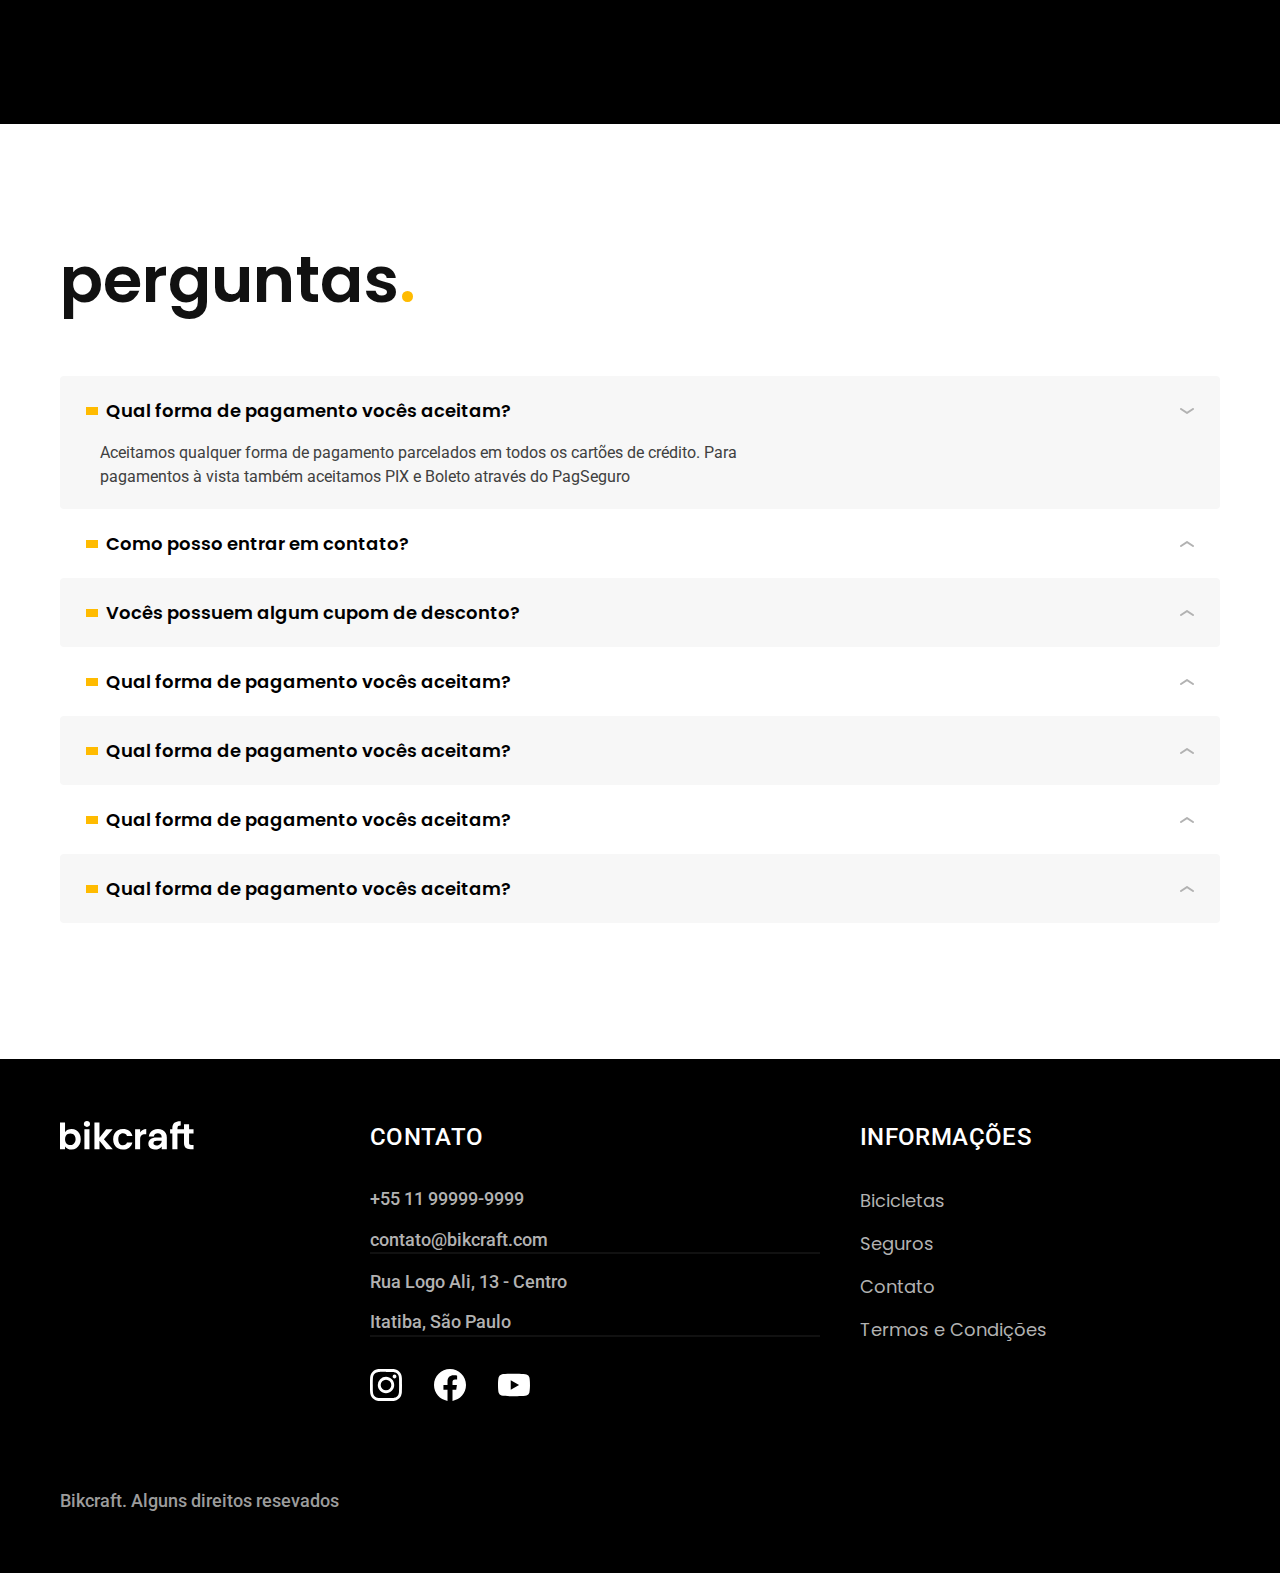
<file: seguros.html>
<!DOCTYPE html>
<html lang="pt-br">
<head>
    <meta charset="UTF-8">
    <meta name="viewport" content="width=device-width, initial-scale=1.0">
    <meta name="description" content="Termos e Condições Bikcraft.">
    <link rel="icon" href="./favicon.svg" type="image/svg+xml"> 
    <link rel="preload" href="./css/style.min.css" as="style">
    <link rel="stylesheet" href="css/style.min.css">
    <link rel="preconnect" href="https://fonts.googleapis.com">
    <link rel="preconnect" href="https://fonts.gstatic.com" crossorigin>
    <link href="https://fonts.googleapis.com/css2?family=Poppins:wght@400;600&family=Roboto:wght@400;500&display=swap" rel="stylesheet">
    <title>Termos e Condições | Bikcraft</title>
<script>
        document.documentElement.classList.add('js');
    </script>
</head>
<body id="seguros">
    <header class="header-bg">
        <div class="header container">
            <a href="./"><img src="./img/bikcraft.svg" alt="Bikcraft"></a>
            <nav area-label="primaria">
                <ul class="header-menu font-1-m cor-0">
                    <li><a href="./bicicletas.html">Bicicletas</a></li>
                    <li><a href="./seguros.html">Seguros</a></li>
                    <li><a href="./contato.html">Contato</a></li>
                </ul>
            </nav>
        </div>
    </header>

    <main class="seguros-bg">
        <div class="titulo-bg">
            <div class="titulo container">
                <p class="font-2-l-b cor-5">Escolha o seguro</p>
                <h1 class="font-1-xxl cor-0">você seguro<span class="cor-p1">.</span></h1>
            </div>
        </div>

        <div class="seguros container">
            <div class="seguros-item fadeInLeft" data-anime="200">
                 <h3 class="font-1-xl cor-6">PRATA</h3>
                    <span class="font-1-xl cor-0">R$ 199 <span class="font-1-xs cor-6">mensal</span></span>
                <ul class="font-2-m cor-0">
                    <li>Duas trocas por ano</li>
                    <li>Assistencia técnica</li>
                    <li>Suporte 08h às 18h</li>
                    <li>Cobertura estadual</li>
                </ul>
                <a class="botao secundario" href="./orcamento.html?tipo=seguro&produto=prata">Inscreva-se</a>
            </div>

            <div class="seguros-item fadeInRight" data-anime="400">
                <h3 class="font-1-xl cor-p1">Ouro</h3>
                <span class="font-1-xl cor-0">R$ 199 <span class="font-1-xs cor-6">mensal</span></span>
                <ul class="font-2-m cor-0">
                    <li>Duas trocas por ano</li>
                    <li>Assistencia técnica</li>
                    <li>Suporte 24h</li>
                       <li>Cobertura nacional</li>
                       <li>Cinco trocas por ano</li>
                    <li>Assistencia especial</li>
                    <li>Desconto em parceiros</li>
                    <li>Acesso ao clube Bikcraft</li>
                </ul>
                <a class="botao" href="./orcamento.html?tipo=seguro&produto=ouro">Inscreva-se</a>
            </div>
        </div>
    </main>

    <article class="vantagens-bg">
        <div class="vantagens container">
            <h2 class="font-1-xxl cor-0">vantagens<span class="cor-p1">.</span></h2>
            <ul>
                <li>
                    <img src="./img/icones/eletrica.svg" alt="">
                    <h3 class="font-1-l cor-0">Reparo Elétrico</h3>
                    <p class="font-2-s cor-5">Garantimos o reparo completo do seu motor em caso de falhas. Sabemos que falhas são raras, mas estamos aqui para caso ocorra.</p>
                </li>
                <li>
                    <img src="./img/icones/carbono.svg" alt="">
                    <h3 class="font-1-l cor-0">Carbono</h3>
                    <p class="font-2-s cor-5">Nossos quadros são feitos para durar para sempre. Mas caso algo ocorra, ficamos felizes em reparar.</p>
                </li>
                <li>
                    <img src="./img/icones/sustentavel.svg" alt="">
                    <h3 class="font-1-l cor-0">Sustentavel</h3>
                 <p class="font-2-s cor-5">Trabalhamos com a filosofia de desperdício zero. Qualquer parte defeituosa é reciclada e reutilizada em outro projeto</p>
                </li>
                <li>
                    <img src="./img/icones/seguro.svg" alt="">
                <h3 class="font-1-l cor-0">Segurança</h3>
                    <p class="font-2-s cor-5">Com o seguro Bikcraft você pode ficar tranquilo em saber que o seu dinheiro não será perdido em casos de roubo.</p>
            </li>
             <li>
            <img src="./img/icones/velocidade.svg" alt="">
                <h3 class="font-1-l cor-0">Rapidez</h3>
                <p class="font-2-s cor-5">A sua Bikcraft ficará pronta para uso no mesmo dia, caso voc~E traga ela para ser reparada em uma das filiais.</p>
                </li>
                <li>
                    <img src="./img/icones/carbono.svg" alt="">
                <h3 class="font-1-l cor-0">Reparo Elétrico</h3>
                    <p class="font-2-s cor-5">Garantimos o reparo completo do seu motor em caso de falhas. Sabemos que falhas são raras, mas estamos aqui para caso ocorra.</p>
            </li>
            </ul>
        </div>
    </article>

    <article class="perguntas container">
        <h2 class="font-1-xxl">perguntas<span class="cor-p1">.</span></h2>
        <dl>
            <div>
                <dt><button class="font-1-m-b" aria-controls="pergunta1" aria-expanded="true">Qual forma de pagamento vocês aceitam?</button></dt>
                <dd id="pergunta1" class="font-2-s cor-9 ativa">Aceitamos qualquer forma de pagamento parcelados em todos os cartões de crédito. Para pagamentos à vista também aceitamos PIX e Boleto através do PagSeguro</dd>
            </div>
            <div>
                <dt><button class="font-1-m-b" aria-controls="pergunta2" aria-expanded="false">Como posso entrar em contato?</button></dt>
                <dd id="pergunta2" class="font-2-s cor-9">Aceitamos qualquer forma de pagamento parcelados em todos os cartões de crédito. Para pagamentos à vista também aceitamos PIX e Boleto através do PagSeguro</dd>
            </div>
            <div>
                <dt><button class="font-1-m-b" aria-controls="pergunta3" aria-expanded="false">Vocês possuem algum cupom de desconto?</button></dt>
                <dd id="pergunta3" class="font-2-s cor-9">Aceitamos qualquer forma de pagamento parcelados em todos os cartões de crédito. Para pagamentos à vista também aceitamos PIX e Boleto através do PagSeguro</dd>
            </div>
            <div>
                <dt><button class="font-1-m-b" aria-controls="pergunta4" aria-expanded="false">Qual forma de pagamento vocês aceitam?</button></dt>
                <dd id="pergunta4" class="font-2-s cor-9">Aceitamos qualquer forma de pagamento parcelados em todos os cartões de crédito. Para pagamentos à vista também aceitamos PIX e Boleto através do PagSeguro</dd>
            </div>
            <div>
                <dt><button class="font-1-m-b" aria-controls="pergunta5" aria-expanded="false">Qual forma de pagamento vocês aceitam?</button></dt>
                <dd id="pergunta5" class="font-2-s cor-9">Aceitamos qualquer forma de pagamento parcelados em todos os cartões de crédito. Para pagamentos à vista também aceitamos PIX e Boleto através do PagSeguro</dd>
            </div>
            <div>
                <dt><button class="font-1-m-b" aria-controls="pergunta6" aria-expanded="false">Qual forma de pagamento vocês aceitam?</button></dt>
                <dd id="pergunta6" class="font-2-s cor-9">Aceitamos qualquer forma de pagamento parcelados em todos os cartões de crédito. Para pagamentos à vista também aceitamos PIX e Boleto através do PagSeguro</dd>
            </div>
            <div>
                <dt><button class="font-1-m-b" aria-controls="pergunta7" aria-expanded="false">Qual forma de pagamento vocês aceitam?</button></dt>
                <dd id="pergunta7" class="font-2-s cor-9">Aceitamos qualquer forma de pagamento parcelados em todos os cartões de crédito. Para pagamentos à vista também aceitamos PIX e Boleto através do PagSeguro</dd>
            </div>
        </dl>
    </article>

    <footer class="footer-bg">
        <div class="footer container">
            <img src="./img/bikcraft.svg" alt="Bikcraft">
            <div class="footer-contato">
                <h3 class="font-2-l-b cor-0">Contato</h3>
                <ul class="font-2-m cor-5">
                    <li>+55 11 99999-9999</li>
                    <li><a href="mailto:joao.xavier21@gmail.com">contato@bikcraft.com</a></li>
                    <li>Rua Logo Ali, 13 - Centro</li>
                    <li>Itatiba, São Paulo</li>
                </ul>
                <div class="footer-redes">
                    <a href="https://www.instagram.com/eujoaoxavier"><img src="./img/redes/instagram.svg" alt="Instagram"></a>
                    <a href=""><img src="./img/redes/facebook.svg" alt="Facebook"></a>
                    <a href=""><img src="./img/redes/youtube.svg" alt="Youtube"></a>
                </div>
            </div>
            <div class="footer-informacoes">
                <h3 class="font-2-l-b cor-0">Informações</h3>
                <nav>
                    <ul class="font-1-m cor-5">
                        <li><a href="./bicicletas.html">Bicicletas</a></li>
                        <li><a href="./seguros.html">Seguros</a></li>
                        <li><a href="./contato.html">Contato</a></li>
                        <li><a href="./termos.html">Termos e Condições</a></li>
                    </ul>
                </nav>
            </div>
            <p class="footer-copy font-2-m cor-6">Bikcraft. Alguns direitos resevados</p>
        </div>
    </footer>
    <script src="./js/plugins/simple-anime.js"></script>
    <script src="./js/script.js"></script>
</body>
</html>
</file>
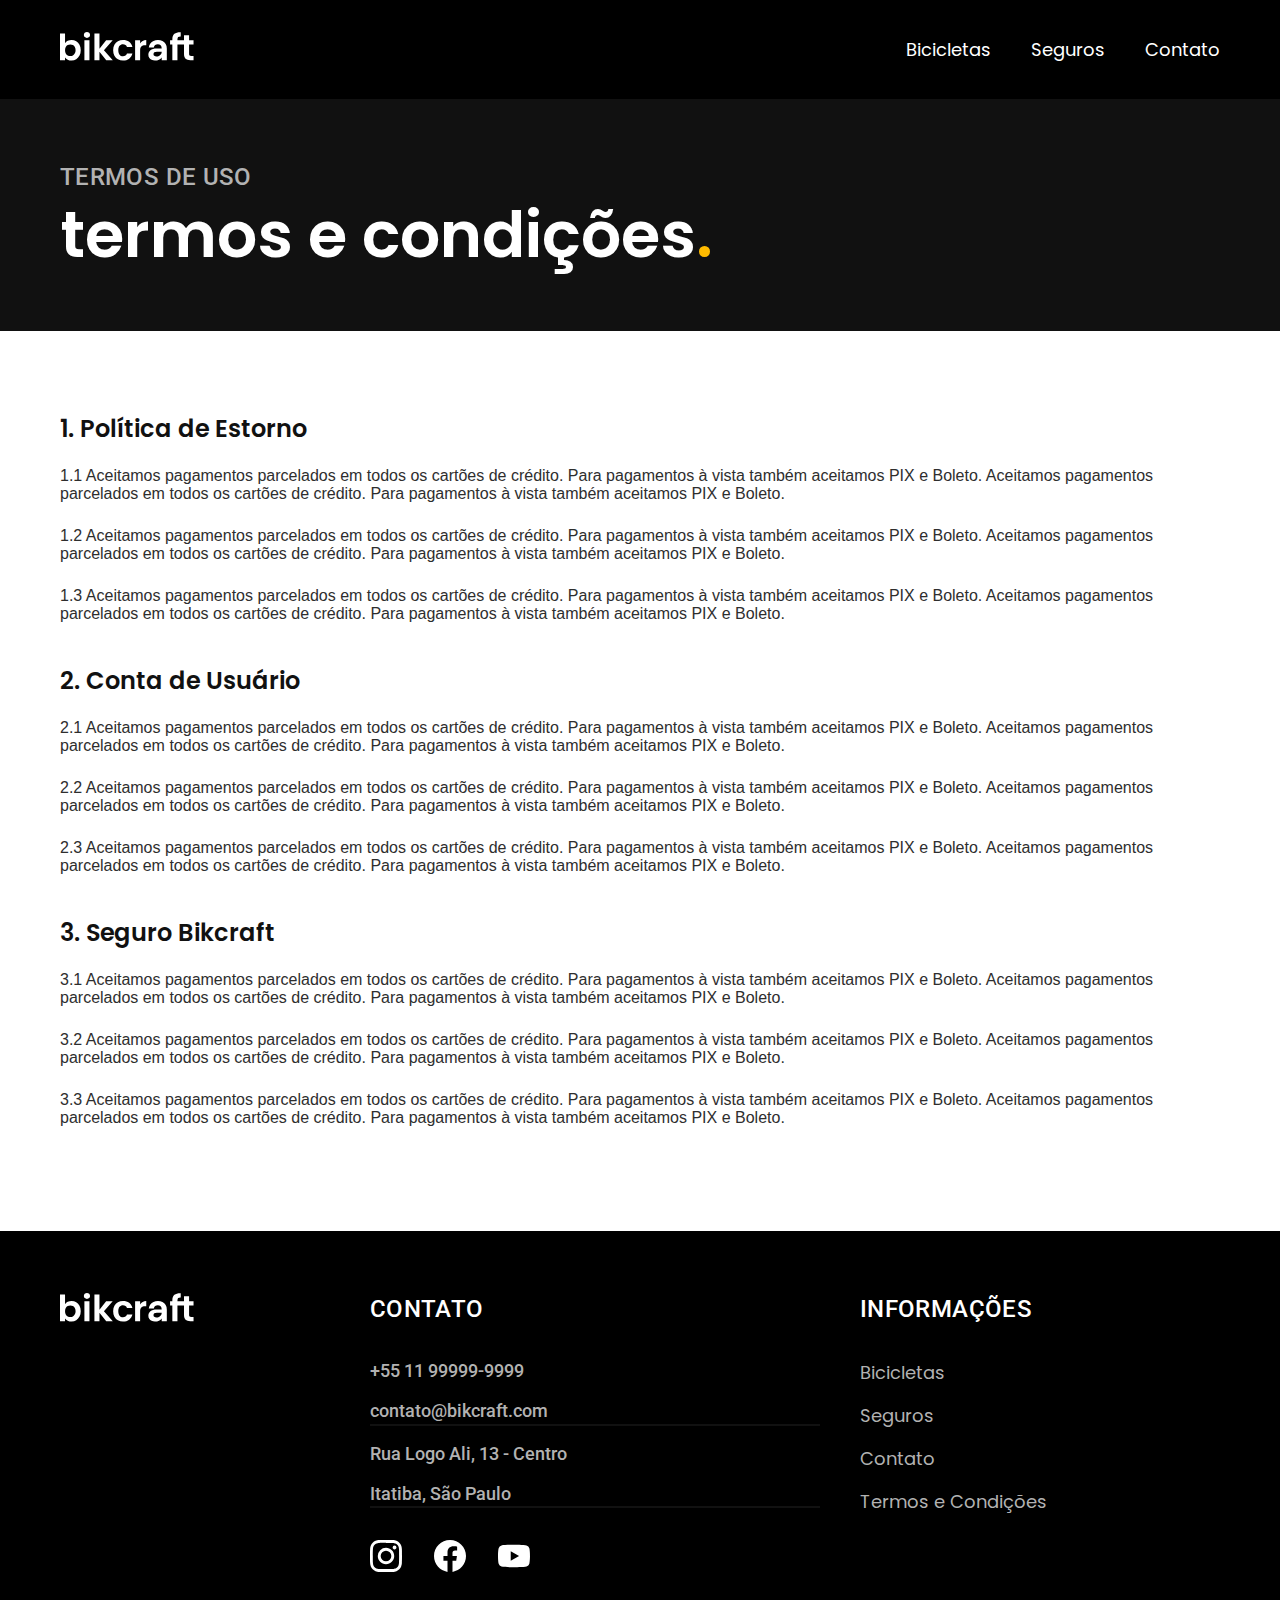
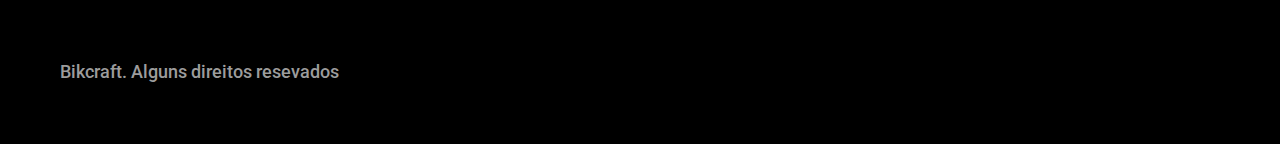
<file: termos.html>
<!DOCTYPE html>
<html lang="pt-br">
<head>
    <meta charset="UTF-8">
    <meta name="viewport" content="width=device-width, initial-scale=1.0">
    <meta name="description" content="Termos e Condições Bikcraft.">
    <link rel="icon" href="./favicon.svg" type="image/svg+xml"> 
    <link rel="preload" href="./css/style.min.css" as="style">
    <link rel="stylesheet" href="css/style.min.css">
    <link rel="preconnect" href="https://fonts.googleapis.com">
    <link rel="preconnect" href="https://fonts.gstatic.com" crossorigin>
    <link href="https://fonts.googleapis.com/css2?family=Poppins:wght@400;600&family=Roboto:wght@400;500&display=swap" rel="stylesheet">
    <title>Termos e Condições | Bikcraft</title>
<script>
        document.documentElement.classList.add('js');
    </script>
</head>
<body id="termos">
    <header class="header-bg">
        <div class="header container">
            <a href="./"><img src="./img/bikcraft.svg" alt="Bikcraft"></a>
            <nav area-label="primaria">
                <ul class="header-menu font-1-m cor-0">
                    <li><a href="./bicicletas.html">Bicicletas</a></li>
                    <li><a href="./seguros.html">Seguros</a></li>
                    <li><a href="./contato.html">Contato</a></li>
                </ul>
            </nav>
        </div>
    </header>

    <main>
        <div class="titulo-bg">
            <div class="titulo container">
                <p class="font-2-l-b cor-5">Termos de uso</p>
                <h1 class="font-1-xxl cor-0">termos e condições<span class="cor-p1">.</span></h1>
            </div>
        </div>

        <div class="termos font-2-2 cor-10 container">
            <h2 class="font-1-l cor-11">1. Política de Estorno</h2>
            <p>1.1 Aceitamos pagamentos parcelados em todos os cartões de crédito. Para pagamentos à vista também aceitamos PIX e Boleto. Aceitamos pagamentos parcelados em todos os cartões de crédito. Para pagamentos à vista também aceitamos PIX e Boleto.</p>
            <p>1.2 Aceitamos pagamentos parcelados em todos os cartões de crédito. Para pagamentos à vista também aceitamos PIX e Boleto. Aceitamos pagamentos parcelados em todos os cartões de crédito. Para pagamentos à vista também aceitamos PIX e Boleto.</p>
            <p>1.3 Aceitamos pagamentos parcelados em todos os cartões de crédito. Para pagamentos à vista também aceitamos PIX e Boleto. Aceitamos pagamentos parcelados em todos os cartões de crédito. Para pagamentos à vista também aceitamos PIX e Boleto.</p>
            <h2 class="font-1-l cor-11">2. Conta de Usuário</h2>
            <p>2.1 Aceitamos pagamentos parcelados em todos os cartões de crédito. Para pagamentos à vista também aceitamos PIX e Boleto. Aceitamos pagamentos parcelados em todos os cartões de crédito. Para pagamentos à vista também aceitamos PIX e Boleto.</p>
            <p>2.2 Aceitamos pagamentos parcelados em todos os cartões de crédito. Para pagamentos à vista também aceitamos PIX e Boleto. Aceitamos pagamentos parcelados em todos os cartões de crédito. Para pagamentos à vista também aceitamos PIX e Boleto.</p>
            <p>2.3 Aceitamos pagamentos parcelados em todos os cartões de crédito. Para pagamentos à vista também aceitamos PIX e Boleto. Aceitamos pagamentos parcelados em todos os cartões de crédito. Para pagamentos à vista também aceitamos PIX e Boleto.</p>
            <h2 class="font-1-l cor-11">3. Seguro Bikcraft</h2>
            <p>3.1 Aceitamos pagamentos parcelados em todos os cartões de crédito. Para pagamentos à vista também aceitamos PIX e Boleto. Aceitamos pagamentos parcelados em todos os cartões de crédito. Para pagamentos à vista também aceitamos PIX e Boleto.</p>
            <p>3.2 Aceitamos pagamentos parcelados em todos os cartões de crédito. Para pagamentos à vista também aceitamos PIX e Boleto. Aceitamos pagamentos parcelados em todos os cartões de crédito. Para pagamentos à vista também aceitamos PIX e Boleto.</p>
            <p>3.3 Aceitamos pagamentos parcelados em todos os cartões de crédito. Para pagamentos à vista também aceitamos PIX e Boleto. Aceitamos pagamentos parcelados em todos os cartões de crédito. Para pagamentos à vista também aceitamos PIX e Boleto.</p>
        </div>
    </main>

    <footer class="footer-bg">
        <div class="footer container">
            <img src="./img/bikcraft.svg" alt="Bikcraft">
            <div class="footer-contato">
                <h3 class="font-2-l-b cor-0">Contato</h3>
                <ul class="font-2-m cor-5">
                    <li>+55 11 99999-9999</li>
                    <li><a href="mailto:joao.xavier21@gmail.com">contato@bikcraft.com</a></li>
                    <li>Rua Logo Ali, 13 - Centro</li>
                    <li>Itatiba, São Paulo</li>
                </ul>
                <div class="footer-redes">
                    <a href="https://www.instagram.com/eujoaoxavier"><img src="./img/redes/instagram.svg" alt="Instagram"></a>
                    <a href=""><img src="./img/redes/facebook.svg" alt="Facebook"></a>
                    <a href=""><img src="./img/redes/youtube.svg" alt="Youtube"></a>
                </div>
            </div>
            <div class="footer-informacoes">
                <h3 class="font-2-l-b cor-0">Informações</h3>
                <nav>
                    <ul class="font-1-m cor-5">
                        <li><a href="./bicicletas.html">Bicicletas</a></li>
                        <li><a href="./seguros.html">Seguros</a></li>
                        <li><a href="./contato.html">Contato</a></li>
                        <li><a href="./termos.html">Termos e Condições</a></li>
                    </ul>
                </nav>
            </div>
            <p class="footer-copy font-2-m cor-6">Bikcraft. Alguns direitos resevados</p>
        </div>
    </footer>
    <script src="./js/script.js"></script>
</body>
</html>
</file>
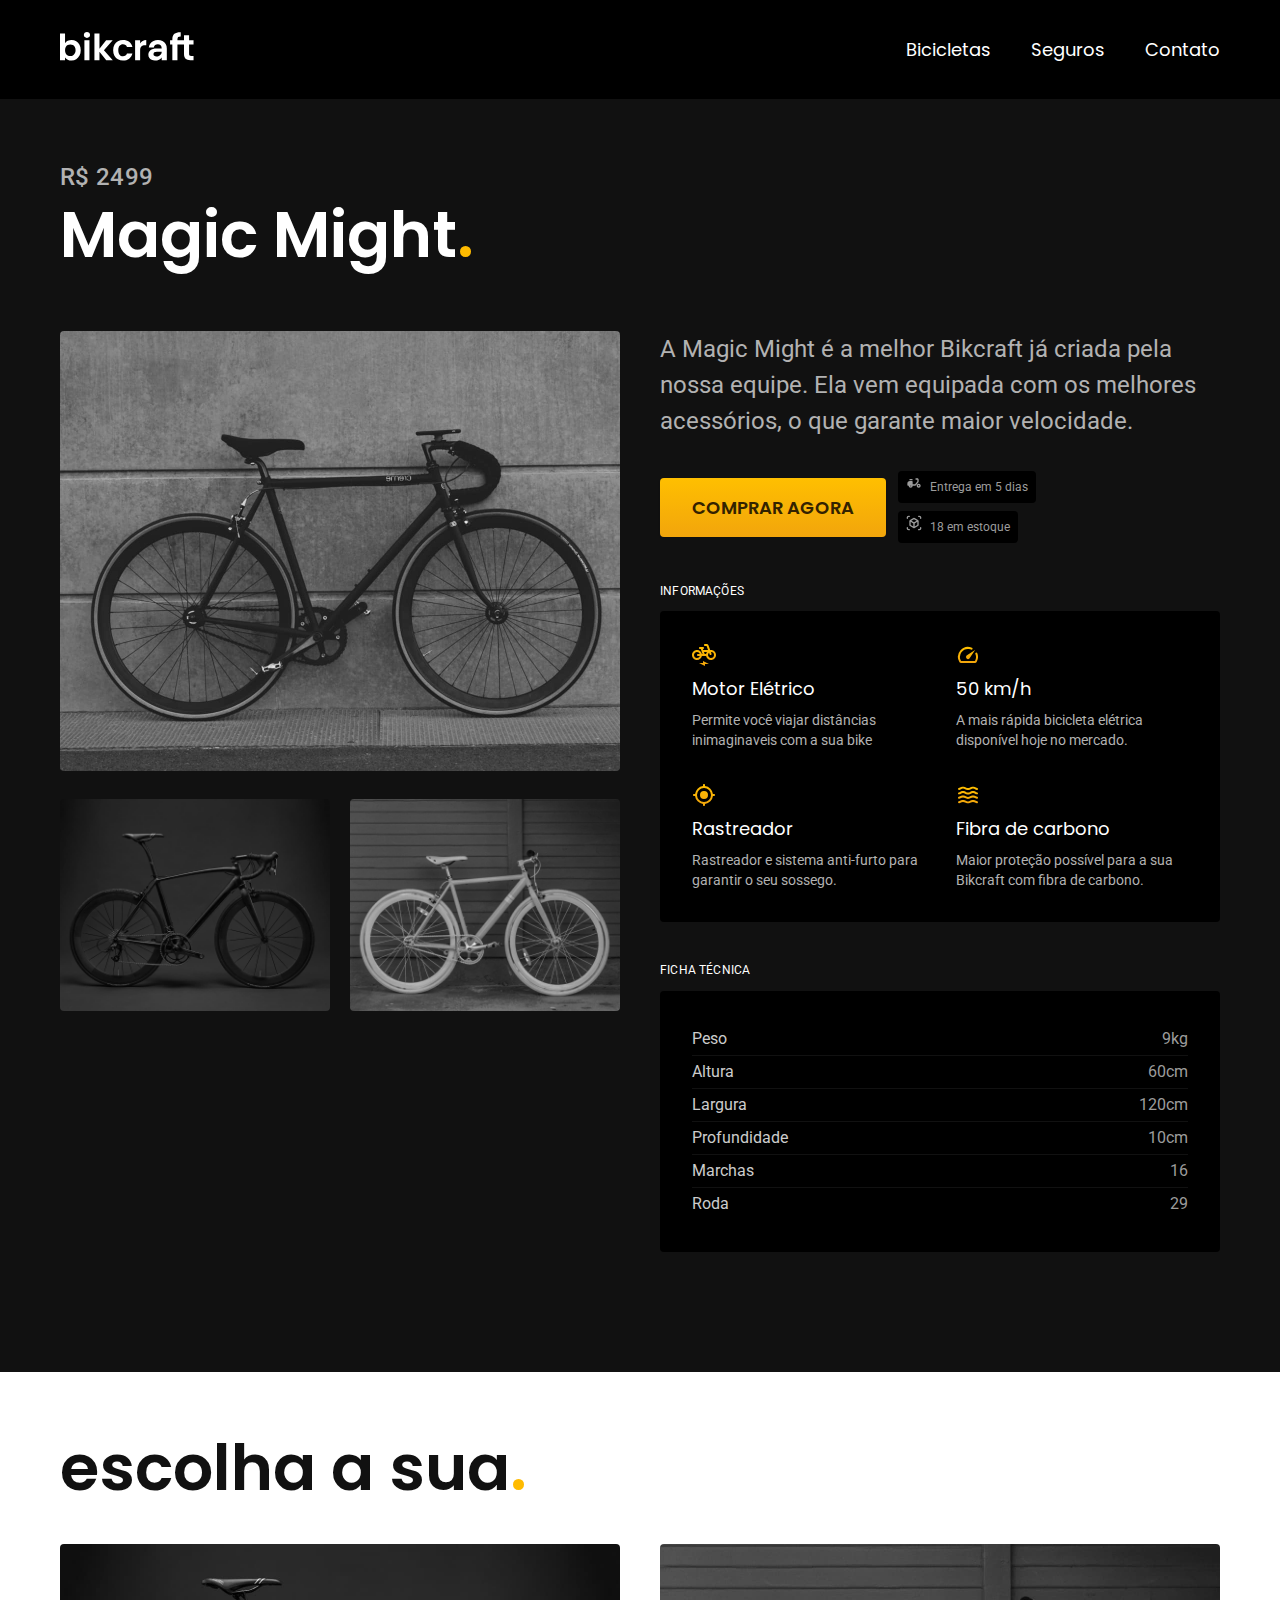
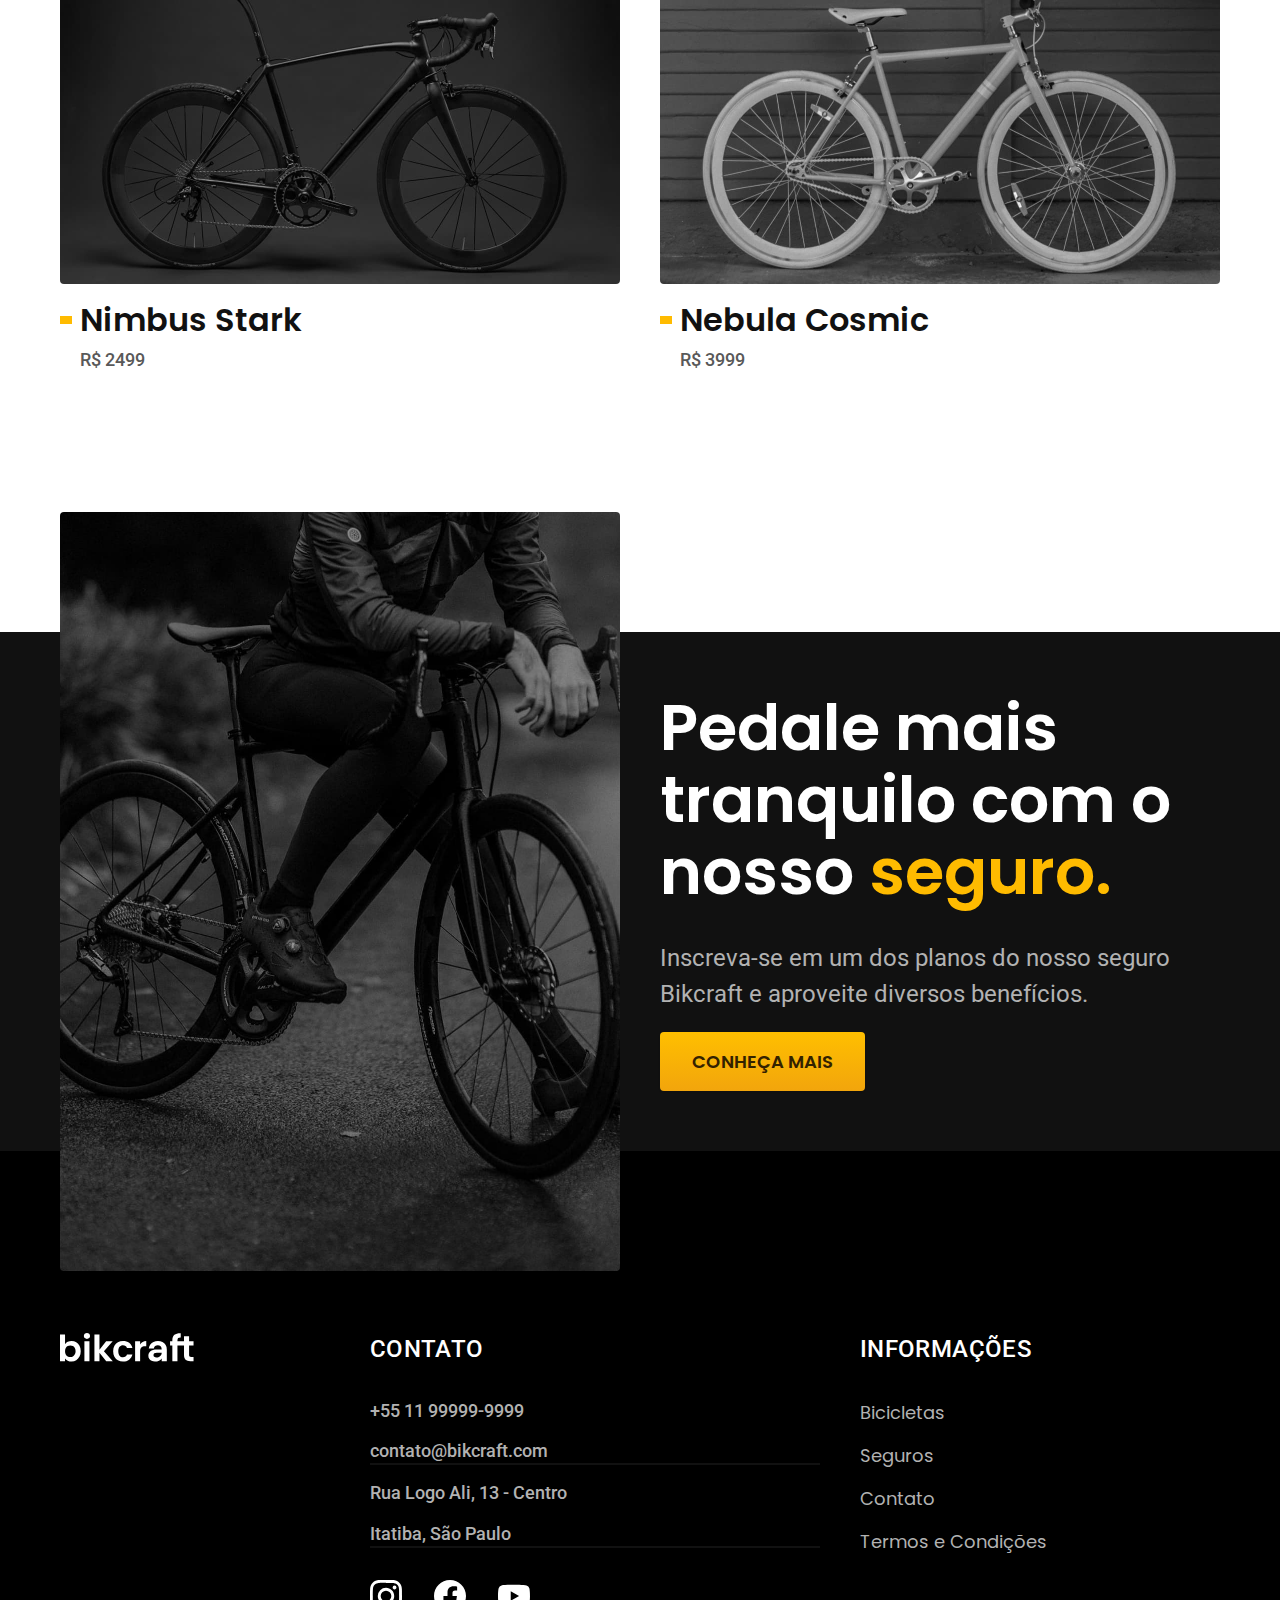
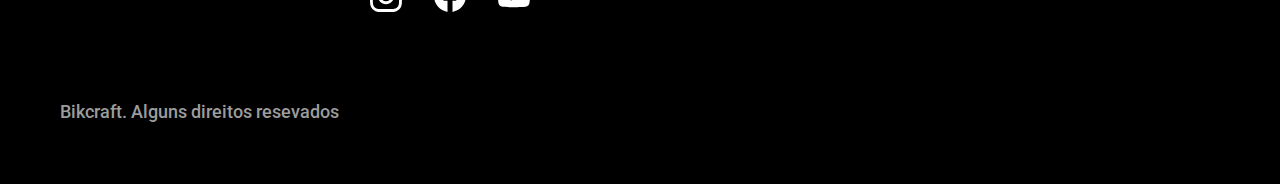
<file: bicicletas/magic.html>
<!DOCTYPE html>
<html lang="pt-br">
<head>
    <meta charset="UTF-8">
    <meta name="viewport" content="width=device-width, initial-scale=1.0">
    <meta name="description" content="Termos e Condições Bikcraft.">
    <link rel="icon" href="../favicon.svg" type="image/svg+xml"> 
    <link rel="stylesheet" href="../css/style.min.css">
    <link rel="preconnect" href="https://fonts.googleapis.com">
    <link rel="preconnect" href="https://fonts.gstatic.com" crossorigin>
    <link href="https://fonts.googleapis.com/css2?family=Poppins:wght@400;600&family=Roboto:wght@400;500&display=swap" rel="stylesheet">
    <title>Magic Might | Bikcraft</title>
<script>
        document.documentElement.classList.add('js');
    </script>
</head>
<body id="bicicleta">
    <header class="header-bg">
        <div class="header container">
            <a href="../index.html"><img src="../img/bikcraft.svg" alt="Bikcraft"></a>
            <nav area-label="primaria">
                <ul class="header-menu font-1-m cor-0">
                    <li><a href="../bicicletas.html">Bicicletas</a></li>
                    <li><a href="../seguros.html">Seguros</a></li>
                    <li><a href="../contato.html">Contato</a></li>
                </ul>
            </nav>
        </div>
    </header>

    <main class="titulo-bg">
        <div>
            <div class="titulo container">
                <p class="font-2-l-b cor-5">R$ 2499</p>
                <h1 class="font-1-xxl cor-0">Magic Might<span class="cor-p1">.</span></h1>
            </div>
        </div>
        <div class="bicicleta container">
            <div class="bicicleta-imagens">
                <img src="../img/bicicleta/nimbus2.jpg" alt="Bicicleta 1">
                <img src="../img/bicicleta/nimbus1.jpg" alt="Bicicleta 2">
                <img src="../img/bicicleta/nimbus3.jpg" alt="Bicicleta 3">
            </div>
            <div class="bicicleta-conteudo">
                <p class="font-2-l cor-5">A Magic Might é a melhor Bikcraft já criada pela nossa equipe. Ela vem equipada com os melhores acessórios, o que garante maior velocidade.</p>
                <div class="bicicleta-comprar">
                    <a class="botao" href="../orcamento.html?tipo=bikcraft&produto=magic">Comprar Agora</a>
                    <span class="font-1-xs cor-6"><img src="../img/icones/entrega.svg" alt="">Entrega em 5 dias</span>
                    <span class="font-1-xs cor-6"><img src="../img/icones/estoque.svg" alt="">18 em estoque</span>
                </div>
                <h2 class="font-1-xs cor-0">Informações</h2>
                <ul class="bicicleta-informacoes">
                    <li>
                        <img src="../img/icones/eletrica.svg" alt="">
                        <h3 class="font-1-m cor-0">Motor Elétrico</h3>
                        <p class="font-2-xs cor-5">Permite você viajar distâncias inimaginaveis com a sua bike</p>
                    </li>

                    <li>
                        <img src="../img/icones/velocidade.svg" alt="">
                        <h3 class="font-1-m cor-0">50 km/h</h3>
                        <p class="font-2-xs cor-5">A mais rápida bicicleta elétrica disponível hoje no mercado.</p>
                    </li>

                    <li>
                        <img src="../img/icones/rastreador.svg" alt="">
                        <h3 class="font-1-m cor-0">Rastreador</h3>
                        <p class="font-2-xs cor-5">Rastreador e sistema anti-furto para garantir o seu sossego.</p>
                    </li>

                    <li>
                        <img src="../img/icones/carbono.svg" alt="">
                        <h3 class="font-1-m cor-0">Fibra de carbono</h3>
                        <p class="font-2-xs cor-5">Maior proteção possível para a sua Bikcraft com fibra de carbono.</p>
                    </li>
                </ul>
                <h2 class="font-1-xs cor-0">Ficha Técnica</h2>
                <ul class="bicicleta-ficha font-2-s cor-4">
                    <li>Peso <span>9kg</span></li>
                    <li>Altura <span>60cm</span></li>
                    <li>Largura <span>120cm</span></li>
                    <li>Profundidade <span>10cm</span></li>
                    <li>Marchas <span>16</span></li>
                    <li>Roda <span>29</span></li>
                </ul>
            </div>
        </div>
    </main>

    <article class="bicicletas-lista container">
        <h2 class="font-1-xxl">escolha a sua<span class="cor-p1">.</span></h2>

        <ul class="bicicletas-lista-itens">
            <li>
                <a href="./nimbus.html">
                    <img src="../img/bicicletas/nimbus.jpg" alt="Bicicleta Preta">
                    <h3 class="font-1-xl">Nimbus Stark</h3>
                    <span class="font-2-m cor-8">R$ 2499</span>
                </a>
            </li>
            <li>
                <a href="./nebula.html">
                    <img src="../img/bicicletas/nebula.jpg" alt="Bicicleta Preta">
                    <h3 class="font-1-xl">Nebula Cosmic</h3>
                    <span class="font-2-m cor-8">R$ 3999</span>
                </a>
            </li>
        </ul>
    </article>

    <article class="seguro-bg">
        <div class="seguro container">
            <div class="seguro-imagem">
                <img src="../img/fotos/seguros.jpg" alt="Pessoa parada em cima de uma bicicleta.">
            </div>
            <div class="seguro-conteudo">
                <h2 class="font-1-xxl cor-0">Pedale mais tranquilo com o nosso <span class="cor-p1">seguro.</span></h2>
                <p class="font-2-l cor-5">Inscreva-se em um dos planos do nosso seguro Bikcraft e aproveite diversos benefícios.</p>
                <a class="botao" href="../seguros.html">Conheça Mais</a>
            </div>
        </div>
    </article>

    <footer class="footer-bg">
        <div class="footer container">
            <img src="../img/bikcraft.svg" alt="Bikcraft">
            <div class="footer-contato">
                <h3 class="font-2-l-b cor-0">Contato</h3>
                <ul class="font-2-m cor-5">
                    <li>+55 11 99999-9999</li>
                    <li><a href="mailto:joao.xavier21@gmail.com">contato@bikcraft.com</a></li>
                    <li>Rua Logo Ali, 13 - Centro</li>
                    <li>Itatiba, São Paulo</li>
                </ul>
                <div class="footer-redes">
                    <a href="https://www.instagram.com/eujoaoxavier"><img src="../img/redes/instagram.svg" alt="Instagram"></a>
                    <a href=""><img src="../img/redes/facebook.svg" alt="Facebook"></a>
                    <a href=""><img src="../img/redes/youtube.svg" alt="Youtube"></a>
                </div>
            </div>
            <div class="footer-informacoes">
                <h3 class="font-2-l-b cor-0">Informações</h3>
                <nav>
                    <ul class="font-1-m cor-5">
                        <li><a href="../bicicletas.html">Bicicletas</a></li>
                        <li><a href="../seguros.html">Seguros</a></li>
                        <li><a href="../contato.html">Contato</a></li>
                        <li><a href="../termos.html">Termos e Condições</a></li>
                    </ul>
                </nav>
            </div>
            <p class="footer-copy font-2-m cor-6">Bikcraft. Alguns direitos resevados</p>
        </div>
    </footer>
<script src="../js/script.js"></script>
</body>
</html>
</file>
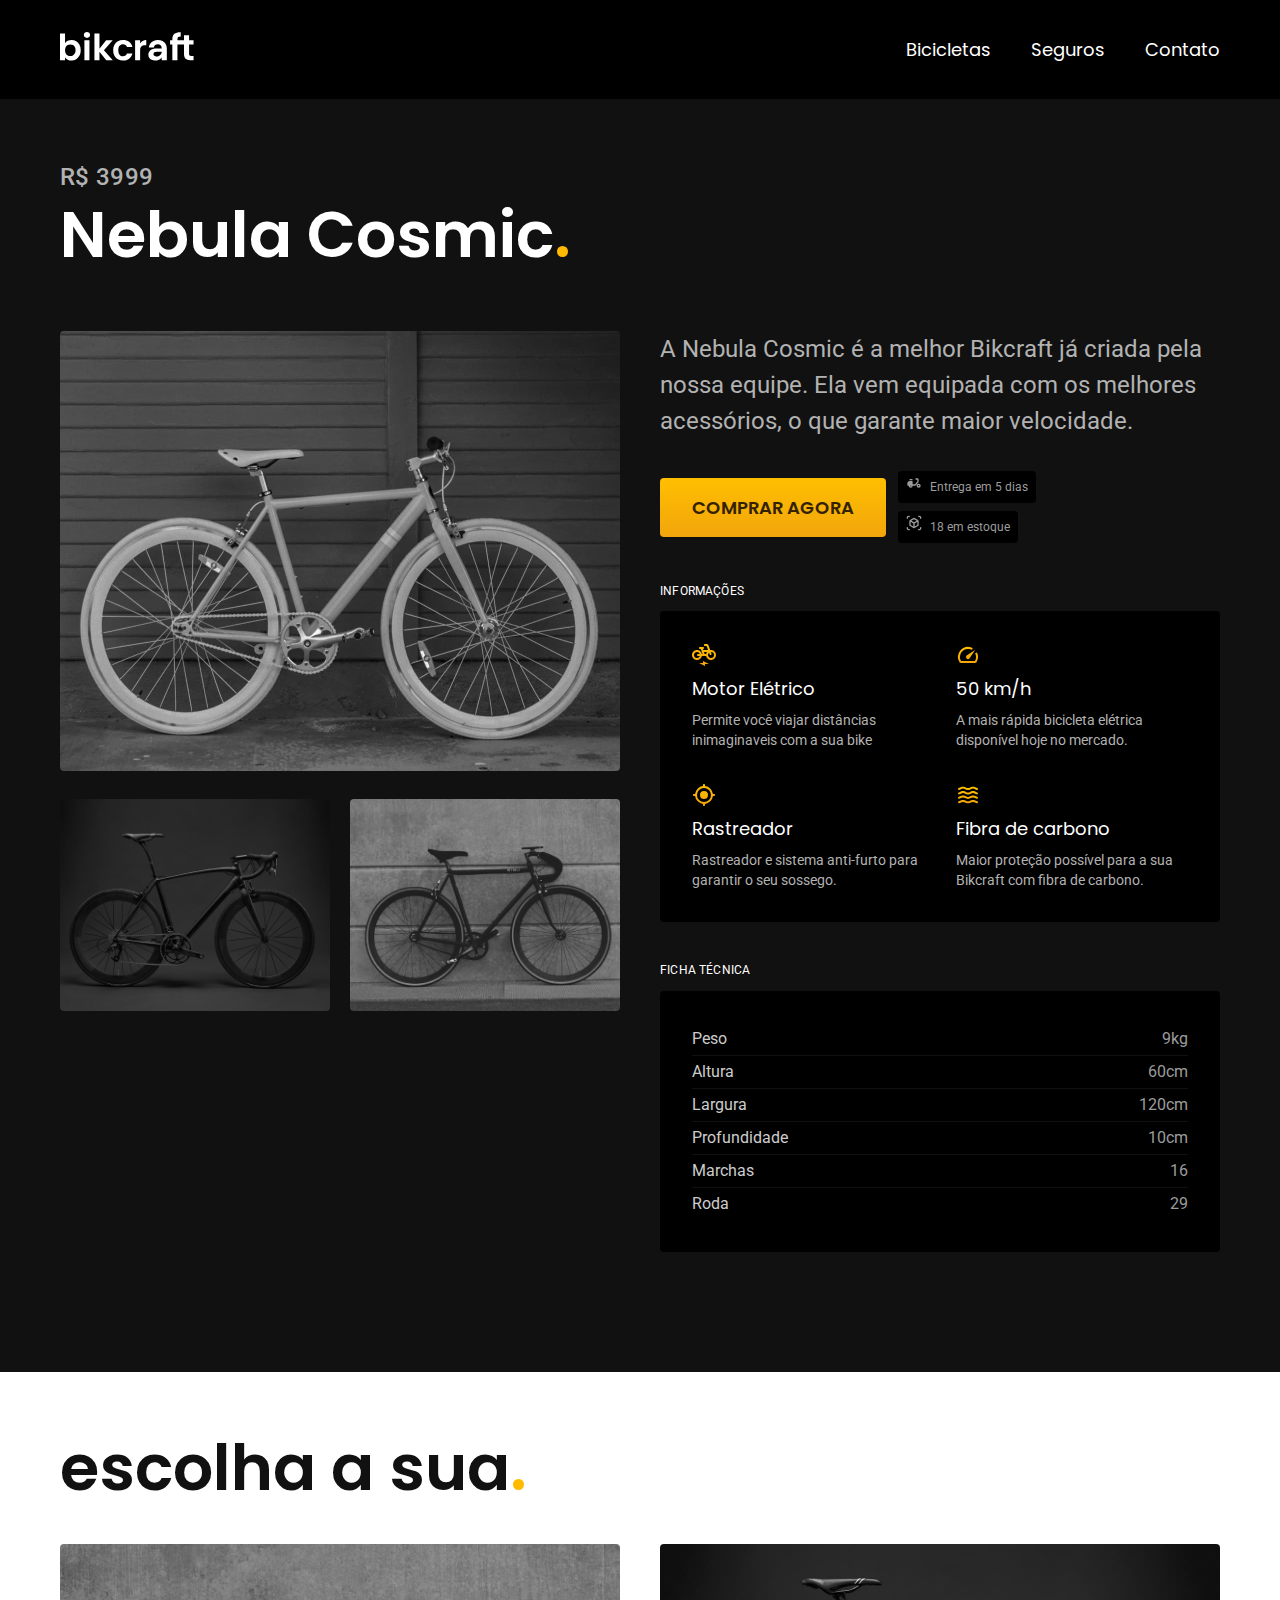
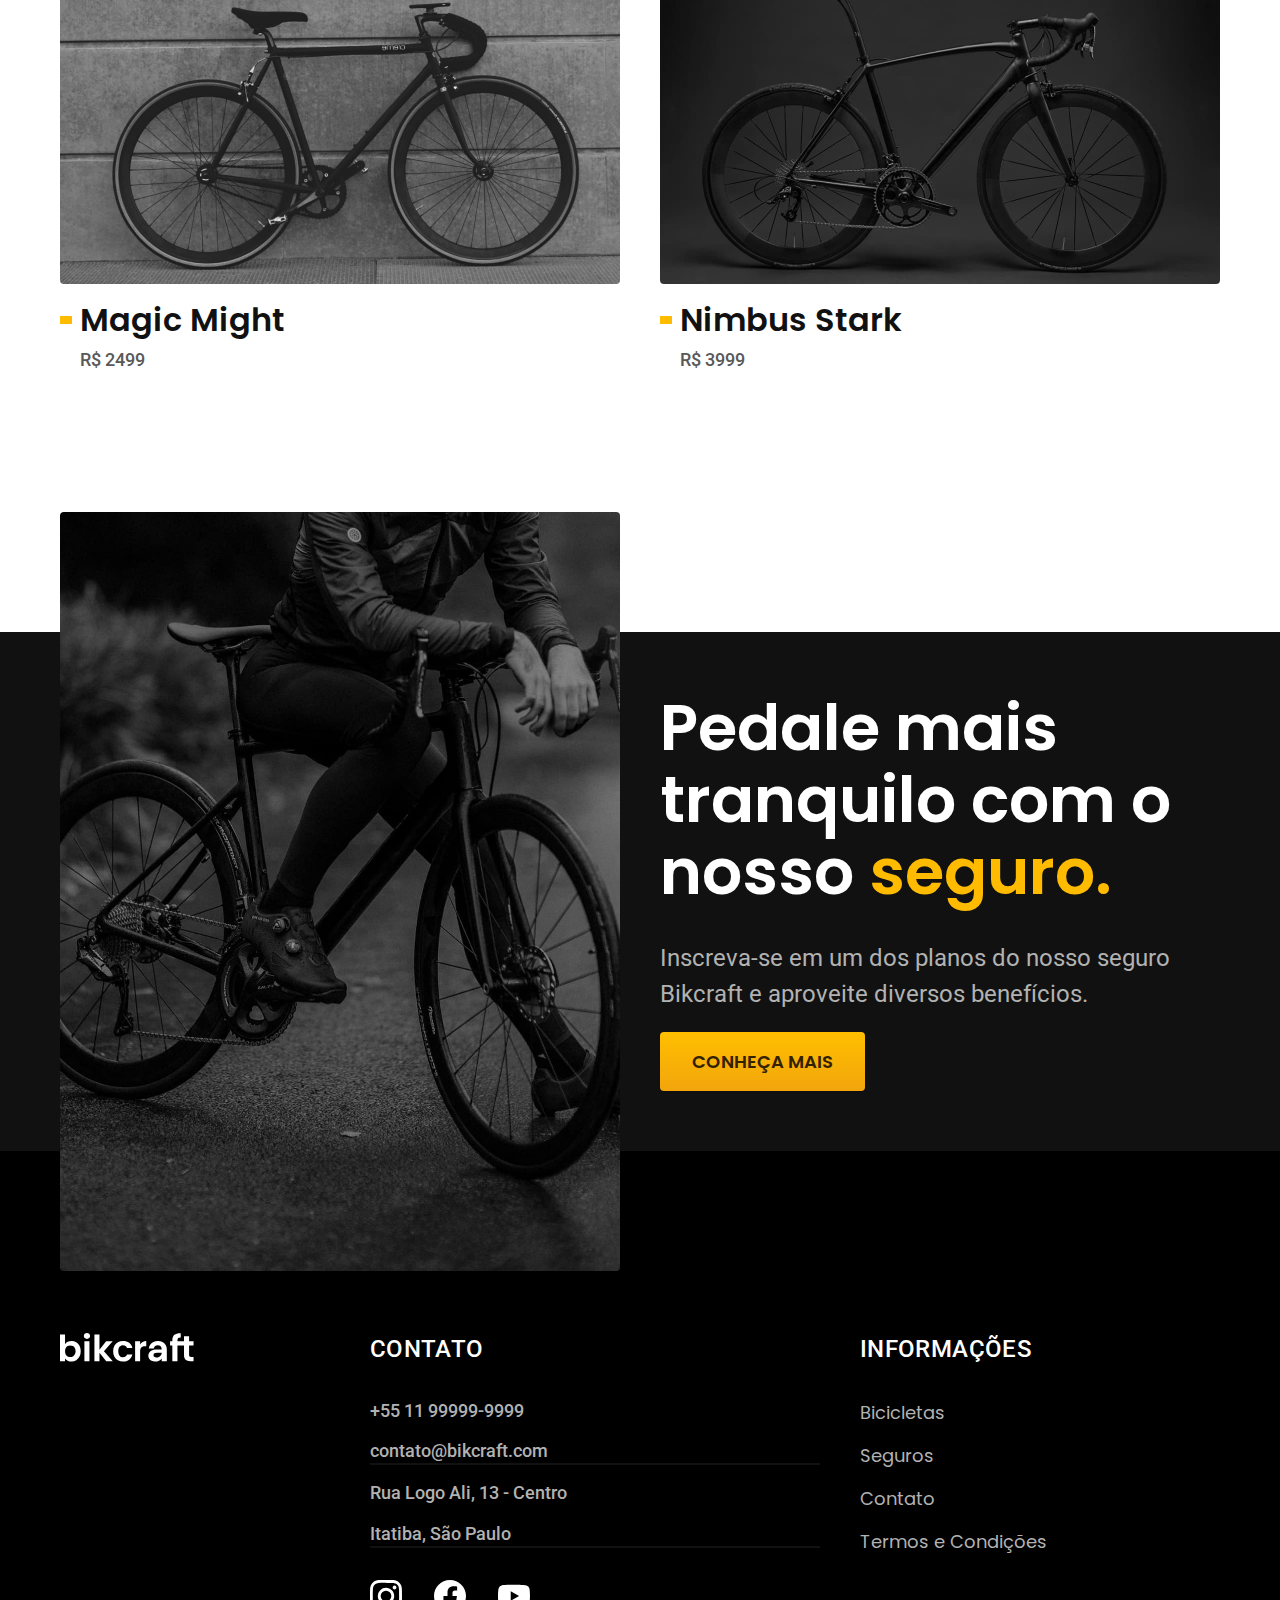
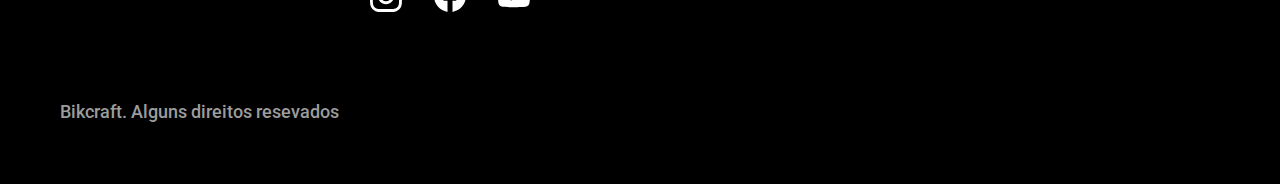
<file: bicicletas/nebula.html>
<!DOCTYPE html>
<html lang="pt-br">
<head>
    <meta charset="UTF-8">
    <meta name="viewport" content="width=device-width, initial-scale=1.0">
    <meta name="description" content="Termos e Condições Bikcraft.">
    <link rel="icon" href="../favicon.svg" type="image/svg+xml"> 
    <link rel="stylesheet" href="../css/style.min.css">
    <link rel="preconnect" href="https://fonts.googleapis.com">
    <link rel="preconnect" href="https://fonts.gstatic.com" crossorigin>
    <link href="https://fonts.googleapis.com/css2?family=Poppins:wght@400;600&family=Roboto:wght@400;500&display=swap" rel="stylesheet">
    <title>Nebula Cosmic | Bikcraft</title>
<script>
        document.documentElement.classList.add('js');
    </script>
</head>
<body id="bicicleta">
    <header class="header-bg">
        <div class="header container">
            <a href="../index.html"><img src="../img/bikcraft.svg" alt="Bikcraft"></a>
            <nav area-label="primaria">
                <ul class="header-menu font-1-m cor-0">
                    <li><a href="../bicicletas.html">Bicicletas</a></li>
                    <li><a href="../seguros.html">Seguros</a></li>
                    <li><a href="../contato.html">Contato</a></li>
                </ul>
            </nav>
        </div>
    </header>

    <main class="titulo-bg">
        <div>
            <div class="titulo container">
                <p class="font-2-l-b cor-5">R$ 3999</p>
                <h1 class="font-1-xxl cor-0">Nebula Cosmic<span class="cor-p1">.</span></h1>
            </div>
        </div>
        <div class="bicicleta container">
            <div class="bicicleta-imagens">
                <img src="../img/bicicleta/nimbus3.jpg" alt="Bicicleta 1">
                <img src="../img/bicicleta/nimbus1.jpg" alt="Bicicleta 2">
                <img src="../img/bicicleta/nimbus2.jpg" alt="Bicicleta 3">
            </div>
            <div class="bicicleta-conteudo">
                <p class="font-2-l cor-5">A Nebula Cosmic é a melhor Bikcraft já criada pela nossa equipe. Ela vem equipada com os melhores acessórios, o que garante maior velocidade.</p>
                <div class="bicicleta-comprar">
                    <a class="botao" href="../orcamento.html?tipo=bikcraft&produto=nebula">Comprar Agora</a>
                    <span class="font-1-xs cor-6"><img src="../img/icones/entrega.svg" alt="">Entrega em 5 dias</span>
                    <span class="font-1-xs cor-6"><img src="../img/icones/estoque.svg" alt="">18 em estoque</span>
                </div>
                <h2 class="font-1-xs cor-0">Informações</h2>
                <ul class="bicicleta-informacoes">
                    <li>
                        <img src="../img/icones/eletrica.svg" alt="">
                        <h3 class="font-1-m cor-0">Motor Elétrico</h3>
                        <p class="font-2-xs cor-5">Permite você viajar distâncias inimaginaveis com a sua bike</p>
                    </li>

                    <li>
                        <img src="../img/icones/velocidade.svg" alt="">
                        <h3 class="font-1-m cor-0">50 km/h</h3>
                        <p class="font-2-xs cor-5">A mais rápida bicicleta elétrica disponível hoje no mercado.</p>
                    </li>

                    <li>
                        <img src="../img/icones/rastreador.svg" alt="">
                        <h3 class="font-1-m cor-0">Rastreador</h3>
                        <p class="font-2-xs cor-5">Rastreador e sistema anti-furto para garantir o seu sossego.</p>
                    </li>

                    <li>
                        <img src="../img/icones/carbono.svg" alt="">
                        <h3 class="font-1-m cor-0">Fibra de carbono</h3>
                        <p class="font-2-xs cor-5">Maior proteção possível para a sua Bikcraft com fibra de carbono.</p>
                    </li>
                </ul>
                <h2 class="font-1-xs cor-0">Ficha Técnica</h2>
                <ul class="bicicleta-ficha font-2-s cor-4">
                    <li>Peso <span>9kg</span></li>
                    <li>Altura <span>60cm</span></li>
                    <li>Largura <span>120cm</span></li>
                    <li>Profundidade <span>10cm</span></li>
                    <li>Marchas <span>16</span></li>
                    <li>Roda <span>29</span></li>
                </ul>
            </div>
        </div>
    </main>

    <article class="bicicletas-lista container">
        <h2 class="font-1-xxl">escolha a sua<span class="cor-p1">.</span></h2>

        <ul class="bicicletas-lista-itens">
            <li>
                <a href="./magic.html">
                    <img src="../img/bicicletas/magic.jpg" alt="Bicicleta Preta">
                    <h3 class="font-1-xl">Magic Might</h3>
                    <span class="font-2-m cor-8">R$ 2499</span>
                </a>
            </li>
            <li>
                <a href="./nimbus.html">
                    <img src="../img/bicicletas/nimbus.jpg" alt="Bicicleta Preta">
                    <h3 class="font-1-xl">Nimbus Stark</h3>
                    <span class="font-2-m cor-8">R$ 3999</span>
                </a>
            </li>
        </ul>
    </article>

    <article class="seguro-bg">
        <div class="seguro container">
            <div class="seguro-imagem">
                <img src="../img/fotos/seguros.jpg" alt="Pessoa parada em cima de uma bicicleta.">
            </div>
            <div class="seguro-conteudo">
                <h2 class="font-1-xxl cor-0">Pedale mais tranquilo com o nosso <span class="cor-p1">seguro.</span></h2>
                <p class="font-2-l cor-5">Inscreva-se em um dos planos do nosso seguro Bikcraft e aproveite diversos benefícios.</p>
                <a class="botao" href="../seguros.html">Conheça Mais</a>
            </div>
        </div>
    </article>

    <footer class="footer-bg">
        <div class="footer container">
            <img src="../img/bikcraft.svg" alt="Bikcraft">
            <div class="footer-contato">
                <h3 class="font-2-l-b cor-0">Contato</h3>
                <ul class="font-2-m cor-5">
                    <li>+55 11 99999-9999</li>
                    <li><a href="mailto:joao.xavier21@gmail.com">contato@bikcraft.com</a></li>
                    <li>Rua Logo Ali, 13 - Centro</li>
                    <li>Itatiba, São Paulo</li>
                </ul>
                <div class="footer-redes">
                    <a href="https://www.instagram.com/eujoaoxavier"><img src="../img/redes/instagram.svg" alt="Instagram"></a>
                    <a href=""><img src="../img/redes/facebook.svg" alt="Facebook"></a>
                    <a href=""><img src="../img/redes/youtube.svg" alt="Youtube"></a>
                </div>
            </div>
            <div class="footer-informacoes">
                <h3 class="font-2-l-b cor-0">Informações</h3>
                <nav>
                    <ul class="font-1-m cor-5">
                        <li><a href="../bicicletas.html">Bicicletas</a></li>
                        <li><a href="../seguros.html">Seguros</a></li>
                        <li><a href="../contato.html">Contato</a></li>
                        <li><a href="../termos.html">Termos e Condições</a></li>
                    </ul>
                </nav>
            </div>
            <p class="footer-copy font-2-m cor-6">Bikcraft. Alguns direitos resevados</p>
        </div>
    </footer>
<script src="../js/script.js"></script>
</body>
</html>
</file>
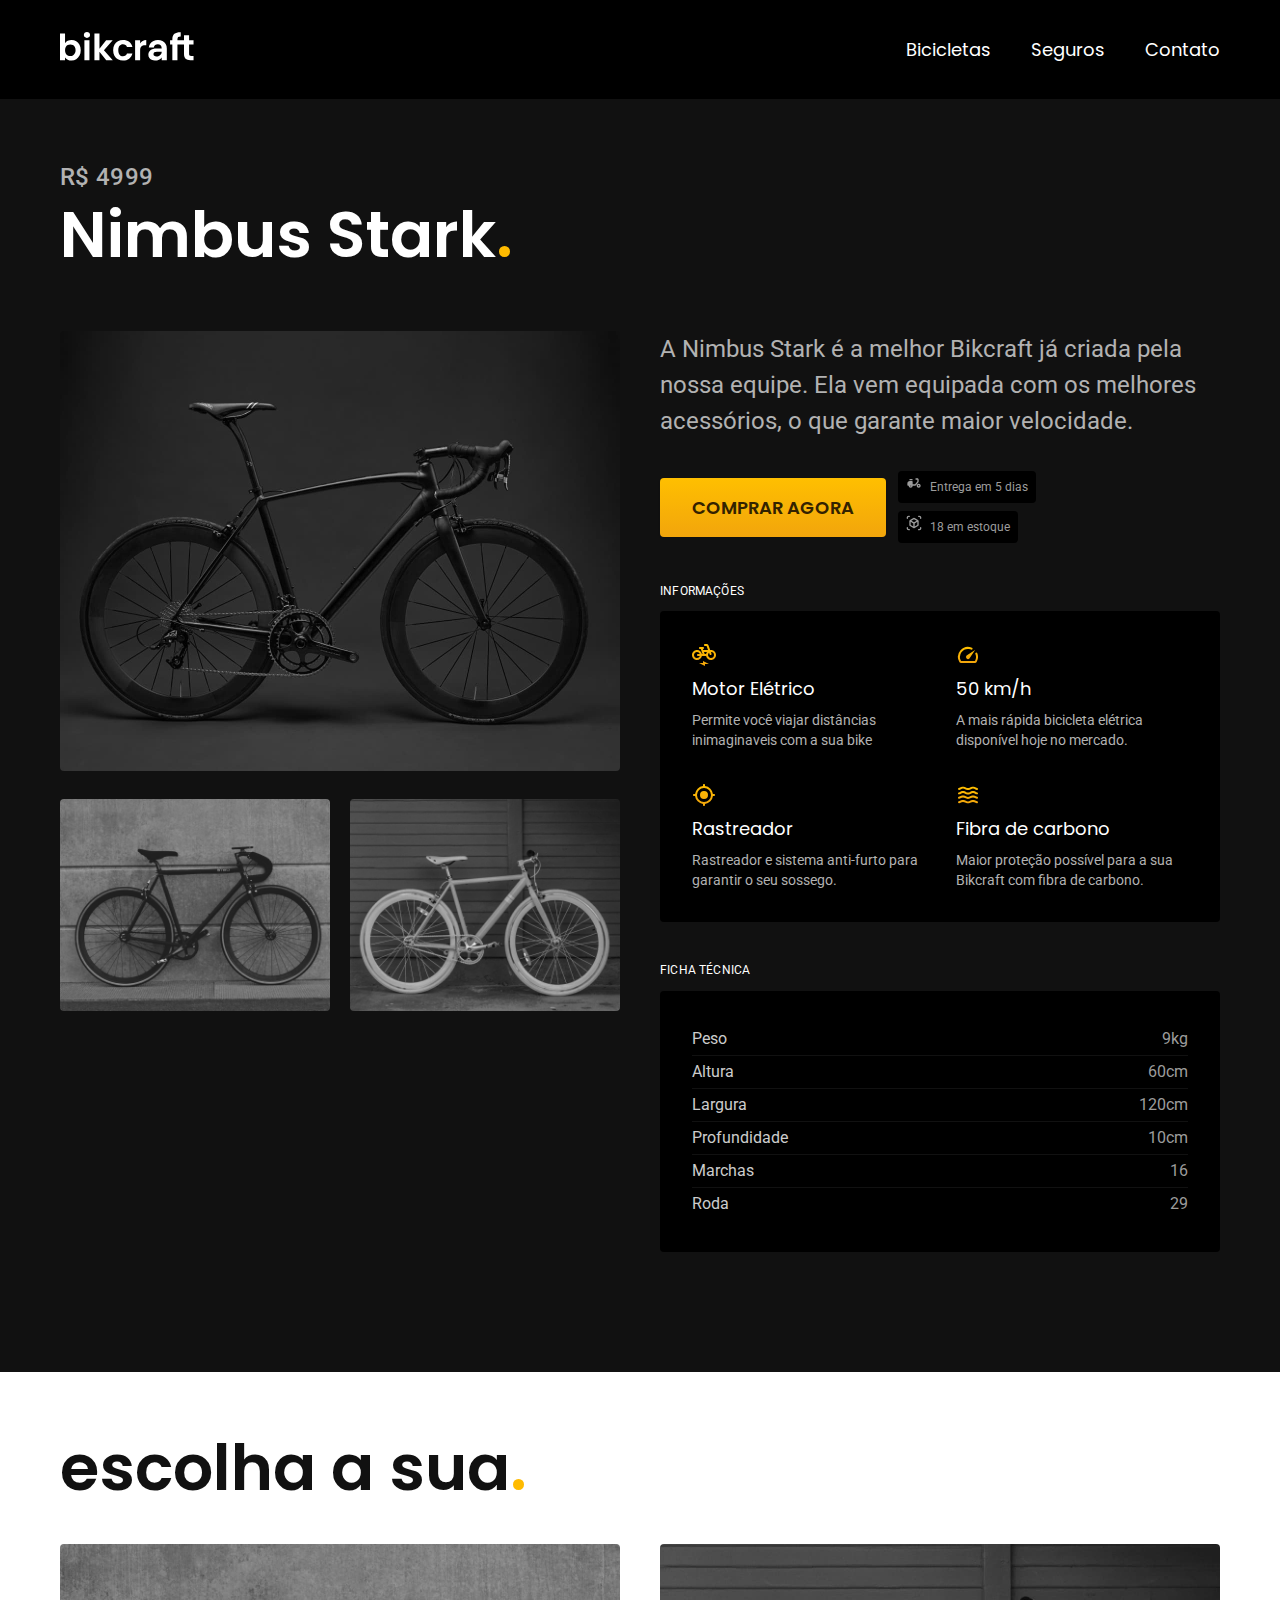
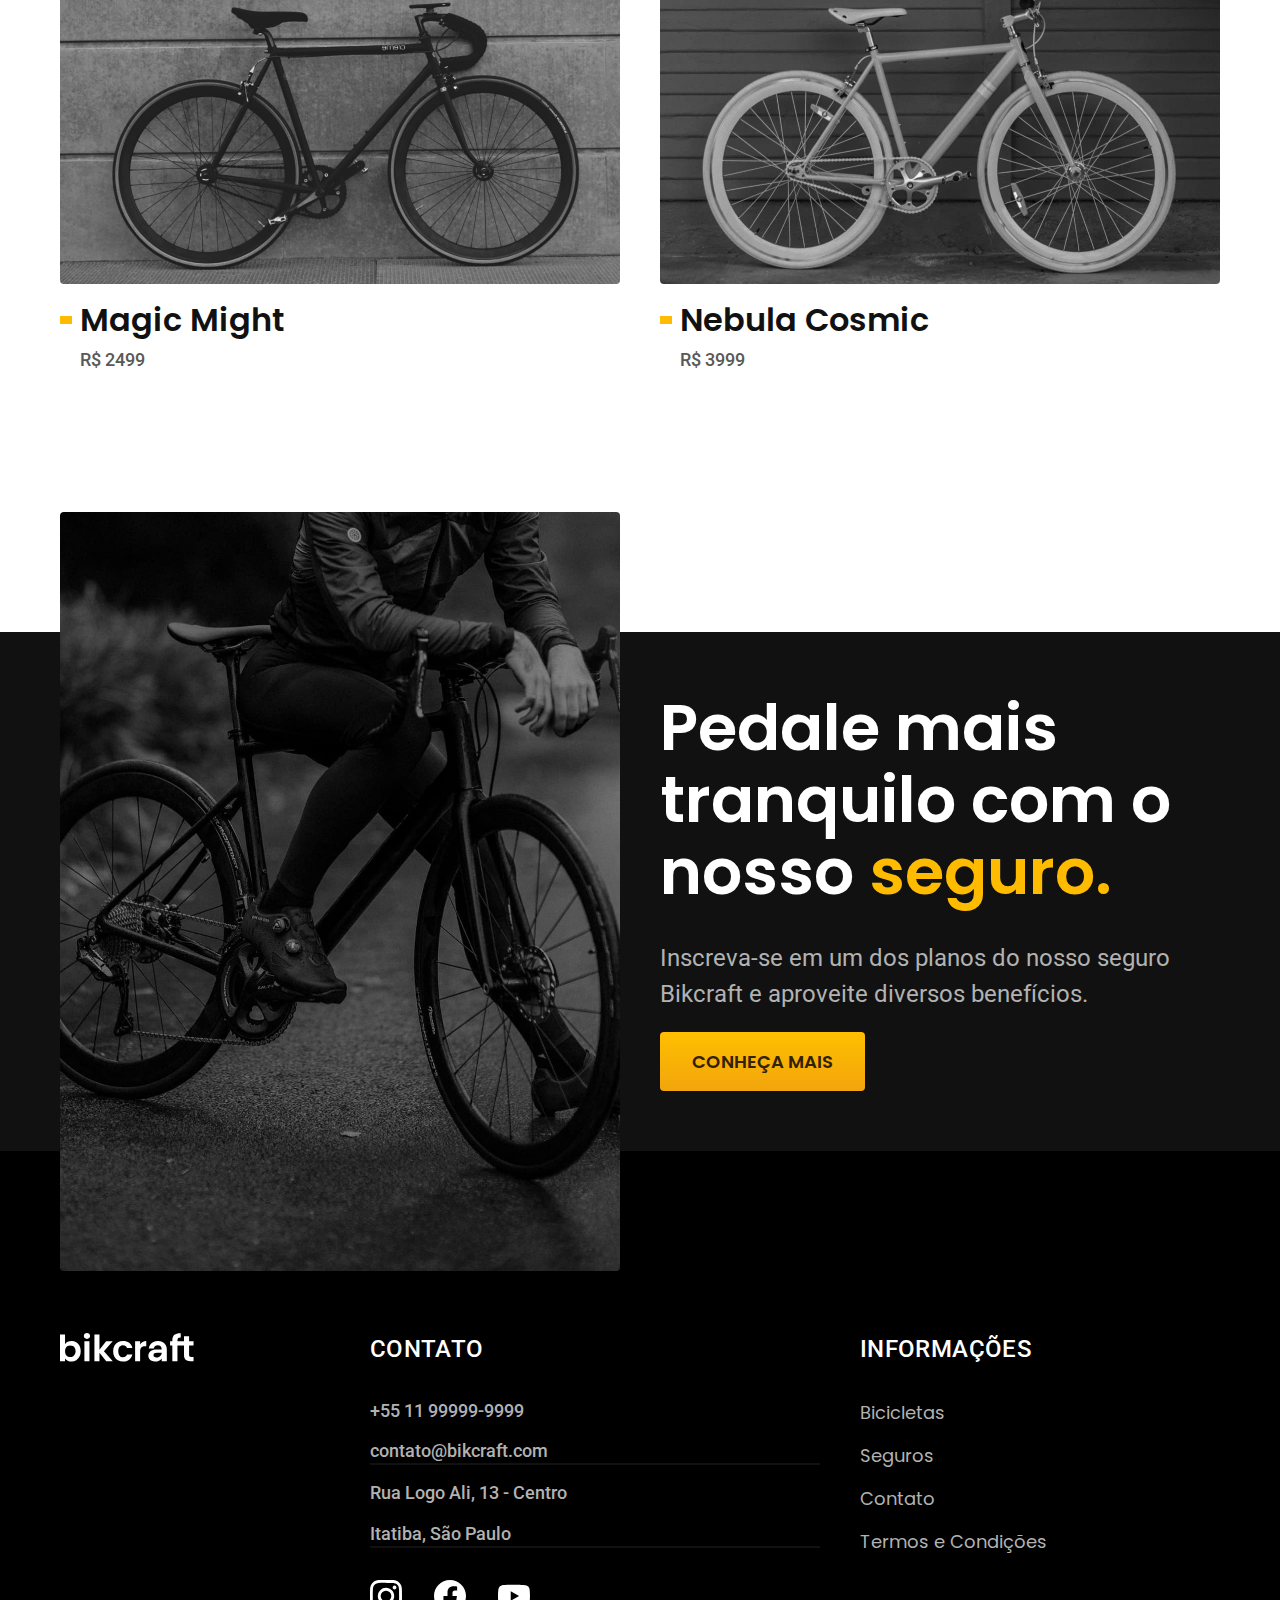
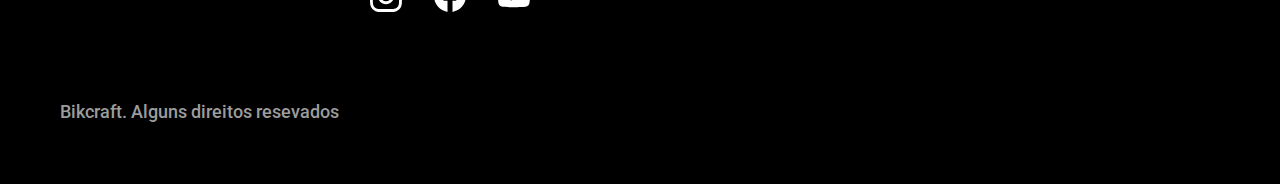
<file: bicicletas/nimbus.html>
<!DOCTYPE html>
<html lang="pt-br">
<head>
    <meta charset="UTF-8">
    <meta name="viewport" content="width=device-width, initial-scale=1.0">
    <meta name="description" content="Termos e Condições Bikcraft.">
    <link rel="icon" href="../favicon.svg" type="image/svg+xml"> 
    <link rel="stylesheet" href="../css/style.min.css">
    <link rel="preconnect" href="https://fonts.googleapis.com">
    <link rel="preconnect" href="https://fonts.gstatic.com" crossorigin>
    <link href="https://fonts.googleapis.com/css2?family=Poppins:wght@400;600&family=Roboto:wght@400;500&display=swap" rel="stylesheet">
    <title>Nimbus Stark | Bikcraft</title>
<script>
        document.documentElement.classList.add('js');
    </script>
</head>
<body id="bicicleta">
    <header class="header-bg">
        <div class="header container">
            <a href="../index.html"><img src="../img/bikcraft.svg" alt="Bikcraft"></a>
            <nav area-label="primaria">
                <ul class="header-menu font-1-m cor-0">
                    <li><a href="../bicicletas.html">Bicicletas</a></li>
                    <li><a href="../seguros.html">Seguros</a></li>
                    <li><a href="../contato.html">Contato</a></li>
                </ul>
            </nav>
        </div>
    </header>

    <main class="titulo-bg">
        <div>
            <div class="titulo container">
                <p class="font-2-l-b cor-5">R$ 4999</p>
                <h1 class="font-1-xxl cor-0">Nimbus Stark<span class="cor-p1">.</span></h1>
            </div>
        </div>
        <div class="bicicleta container">
            <div class="bicicleta-imagens">
                <img src="../img/bicicleta/nimbus1.jpg" alt="Bicicleta 1">
                <img src="../img/bicicleta/nimbus2.jpg" alt="Bicicleta 2">
                <img src="../img/bicicleta/nimbus3.jpg" alt="Bicicleta 3">
            </div>
            <div class="bicicleta-conteudo">
                <p class="font-2-l cor-5">A Nimbus Stark é a melhor Bikcraft já criada pela nossa equipe. Ela vem equipada com os melhores acessórios, o que garante maior velocidade.</p>
                <div class="bicicleta-comprar">
                    <a class="botao" href="../orcamento.html?tipo=bikcraft&produto=nimbus">Comprar Agora</a>
                    <span class="font-1-xs cor-6"><img src="../img/icones/entrega.svg" alt="">Entrega em 5 dias</span>
                    <span class="font-1-xs cor-6"><img src="../img/icones/estoque.svg" alt="">18 em estoque</span>
                </div>
                <h2 class="font-1-xs cor-0">Informações</h2>
                <ul class="bicicleta-informacoes">
                    <li>
                        <img src="../img/icones/eletrica.svg" alt="">
                        <h3 class="font-1-m cor-0">Motor Elétrico</h3>
                        <p class="font-2-xs cor-5">Permite você viajar distâncias inimaginaveis com a sua bike</p>
                    </li>

                    <li>
                        <img src="../img/icones/velocidade.svg" alt="">
                        <h3 class="font-1-m cor-0">50 km/h</h3>
                        <p class="font-2-xs cor-5">A mais rápida bicicleta elétrica disponível hoje no mercado.</p>
                    </li>

                    <li>
                        <img src="../img/icones/rastreador.svg" alt="">
                        <h3 class="font-1-m cor-0">Rastreador</h3>
                        <p class="font-2-xs cor-5">Rastreador e sistema anti-furto para garantir o seu sossego.</p>
                    </li>

                    <li>
                        <img src="../img/icones/carbono.svg" alt="">
                        <h3 class="font-1-m cor-0">Fibra de carbono</h3>
                        <p class="font-2-xs cor-5">Maior proteção possível para a sua Bikcraft com fibra de carbono.</p>
                    </li>
                </ul>
                <h2 class="font-1-xs cor-0">Ficha Técnica</h2>
                <ul class="bicicleta-ficha font-2-s cor-4">
                    <li>Peso <span>9kg</span></li>
                    <li>Altura <span>60cm</span></li>
                    <li>Largura <span>120cm</span></li>
                    <li>Profundidade <span>10cm</span></li>
                    <li>Marchas <span>16</span></li>
                    <li>Roda <span>29</span></li>
                </ul>
            </div>
        </div>
    </main>

    <article class="bicicletas-lista container">
        <h2 class="font-1-xxl">escolha a sua<span class="cor-p1">.</span></h2>

        <ul class="bicicletas-lista-itens">
            <li>
                <a href="./magic.html">
                    <img src="../img/bicicletas/magic.jpg" alt="Bicicleta Preta">
                    <h3 class="font-1-xl">Magic Might</h3>
                    <span class="font-2-m cor-8">R$ 2499</span>
                </a>
            </li>
            <li>
                <a href="./nebula.html">
                    <img src="../img/bicicletas/nebula.jpg" alt="Bicicleta Preta">
                    <h3 class="font-1-xl">Nebula Cosmic</h3>
                    <span class="font-2-m cor-8">R$ 3999</span>
                </a>
            </li>
        </ul>
    </article>

    <article class="seguro-bg">
        <div class="seguro container">
            <div class="seguro-imagem">
                <img src="../img/fotos/seguros.jpg" alt="Pessoa parada em cima de uma bicicleta.">
            </div>
            <div class="seguro-conteudo">
                <h2 class="font-1-xxl cor-0">Pedale mais tranquilo com o nosso <span class="cor-p1">seguro.</span></h2>
                <p class="font-2-l cor-5">Inscreva-se em um dos planos do nosso seguro Bikcraft e aproveite diversos benefícios.</p>
                <a class="botao" href="../seguros.html">Conheça Mais</a>
            </div>
        </div>
    </article>

    <footer class="footer-bg">
        <div class="footer container">
            <img src="../img/bikcraft.svg" alt="Bikcraft">
            <div class="footer-contato">
                <h3 class="font-2-l-b cor-0">Contato</h3>
                <ul class="font-2-m cor-5">
                    <li>+55 11 99999-9999</li>
                    <li><a href="mailto:joao.xavier21@gmail.com">contato@bikcraft.com</a></li>
                    <li>Rua Logo Ali, 13 - Centro</li>
                    <li>Itatiba, São Paulo</li>
                </ul>
                <div class="footer-redes">
                    <a href="https://www.instagram.com/eujoaoxavier"><img src="../img/redes/instagram.svg" alt="Instagram"></a>
                    <a href=""><img src="../img/redes/facebook.svg" alt="Facebook"></a>
                    <a href=""><img src="../img/redes/youtube.svg" alt="Youtube"></a>
                </div>
            </div>
            <div class="footer-informacoes">
                <h3 class="font-2-l-b cor-0">Informações</h3>
                <nav>
                    <ul class="font-1-m cor-5">
                        <li><a href="../bicicletas.html">Bicicletas</a></li>
                        <li><a href="../seguros.html">Seguros</a></li>
                        <li><a href="../contato.html">Contato</a></li>
                        <li><a href="../termos.html">Termos e Condições</a></li>
                    </ul>
                </nav>
            </div>
            <p class="footer-copy font-2-m cor-6">Bikcraft. Alguns direitos resevados</p>
        </div>
    </footer>
<script src="../js/script.js"></script>
</body>
</html>
</file>
<file: css/style.min.css>
body{margin:0;font-family:Arial,Helvetica,sans-serif;color:#111}blockquote,dd,h1,h2,h3,h4,p,ul{margin:0}ul{padding:0;list-style:none}a{text-decoration:none;color:inherit}img{max-width:100%;display:block}[src$=".jpg"]{border-radius:4px}.font-1-xs{font:400 0.75rem/1.35 Roboto,sans-serif}.font-2-xs{font:400 0.875rem/1.45 Roboto,sans-serif}.font-1-s{font:400 1rem/1.5 Poppins,sans-serif}.font-2-s{font:400 1rem/1.5 Roboto,sans-serif}.font-1-m,.font-1-m-b{font:400 1.125rem/1.5 Poppins,sans-serif}.font-1-m-b{font-weight:600}.font-2-m{font:500 1.125rem/1.35 Roboto,sans-serif}.font-1-l{font:400 1.5rem/1.5 Poppins,sans-serif}.font-2-l,.font-2-l-b{font:400 1.5rem/1.5 Roboto,sans-serif}.font-2-l-b{font-weight:500;letter-spacing:.015em;text-transform:uppercase}.font-1-xl{font:600 2rem/1.25 Poppins,sans-serif}.font-2-xl{font:600 2rem/1.25 Roboto,sans-serif}.font-1-xxl{font:600 4rem/1.125 Poppins,sans-serif}@media (max-width:1200px){.font-1-xxl{font-size:3rem}.font-2-l,.font-2-l-b{font-size:1.125rem}}@media (max-width:800px){.font-1-xxl{font-size:2rem}.font-1-xl,.font-2-xl{font-size:1.5rem}}:root{--cor-0:#ffffff;--cor-1:#f7f7f7;--cor-2:#ededed;--cor-3:#dedede;--cor-4:#cccccc;--cor-5:#b2b2b2;--cor-6:#9c9c9c;--cor-7:#717171;--cor-8:#595959;--cor-9:#404040;--cor-10:#2e2e2e;--cor-11:#111111;--cor-12:#000000;--cor-p1:#ffbb00;--cor-p2:#e4a30b;--cor-p3:#a66f00;--cor-p4:#664400;--cor-p5:#332200}.cor-0{color:#fff}.cor-1{color:#f7f7f7}.cor-2{color:#ededed}.cor-3{color:#dedede}.cor-4{color:#ccc}.cor-5{color:#b2b2b2}.cor-6{color:#9c9c9c}.cor-7{color:#717171}.cor-8{color:#595959}.cor-9{color:#404040}.cor-10{color:#2e2e2e}.cor-11{color:#111}.cor-12{color:#000}.cor-p1{color:var(--cor-p1)}.js .fadeInDown{transform:translate3d(0,-20px,0)}.js .fadeInUp{transform:translate3d(0,20px,0)}.js .fadeInRight{transform:translate3d(20px,0,0)}.js .fadeInLeft{transform:translate3d(-20px,0,0)}.js [data-anime]{opacity:0}.js .anime{opacity:1;transform:none;transition:transform .8s,opacity .8s}.header-bg{background-color:var(--cor-12)}.header{flex-wrap:wrap;gap:20px;display:flex;justify-content:space-between;align-items:center;padding-top:20px;padding-bottom:20px}.header-menu{flex-wrap:wrap;display:flex;gap:40px}.header-menu a{padding:16px 0;display:inline-block;position:relative}.header-menu a::after{content:"";display:block;height:2px;width:0%;background:var(--cor-0);margin-top:4px;transition:.3s;position:absolute}.header-menu a.ativo::after,.header-menu a:hover::after{width:100%}@media (max-width:800px){.header-menu{gap:20px}.header-menu a{background:#111;padding:12px 16px;border-radius:4px}.header-menu a:hover{background:#2e2e2e}.header-menu a:after{display:none}}@media (max-width:600px){.header-menu{gap:12px}.header-menu a{padding:8px 12px;font-size:14px}}.footer-bg{background-color:var(--cor-12)}.footer{display:grid;grid-template-columns:3fr 5fr 4fr;gap:40px;padding-top:60px;padding-bottom:60px}.footer h3{margin-bottom:32px}.footer-contato ul{margin-bottom:32px}.footer-contato li:nth-child(2n):after{content:"";display:block;width:100%;height:2px;background:var(--cor-11)}.footer li{margin-bottom:16px}.footer-redes{display:flex;gap:32px}.footer a:hover{color:var(--cor-0)}.footer-copy{grid-column:1/-1;margin-top:40px}@media (max-width:800px){.footer>img{display:none}.footer{grid-template-columns:1fr 1fr}}@media(max-width:600px){.footer{grid-template-columns:1fr;gap:60px}.footer-copy{margin-top:0}}.container{max-width:1200px;padding-left:20px;padding-right:20px;box-sizing:border-box;margin-left:auto;margin-right:auto}.botao{display:inline-block;padding:16px 32px;background:linear-gradient(#ffbf00,#f2a50c);border-radius:4px;box-shadow:0 1px 2px rgba(0,0,0,.1);text-transform:uppercase;color:#320;font:600 1.125rem/1.5 Poppins,sans-serif;max-width:max-content;border:none;cursor:pointer}.botao.seta{display:flex;align-items:center}.botao.seta::after{content:"";display:inline-block;width:18px;height:10px;margin-left:12px;background:url("../img/icones/seta.svg");transition:transform .2s}.botao.seta:hover::after{transform:translateX(4px)}.botao.secundario{background:var(--cor-10);color:var(--cor-2)}.botao:hover{background:linear-gradient(#ffb60d,#e59317)}.botao.secundario:hover{background:var(--cor-9)}.link{display:inline-block;color:var(--cor-p1);font:500 1.5rem/1.5 Poppins,sans-serif;text-transform:uppercase}.link::after{content:"";display:block;width:100%;height:4px;background-color:currentColor}.link:hover{color:var(--cor-0);transition:linear .2s}.titulo-bg{background-color:var(--cor-11);padding-top:60px;padding-bottom:60px}.titulo p{margin-bottom:4px}@media(max-width:800px){.titulo-bg{padding-top:40px;padding-bottom:40px}.titulo p{font-size:1rem;text-transform:lowercase;font-weight:400}}@media (max-width:600px){.botao{padding:12px 16px;font-size:1rem}}.form{display:grid;grid-template-columns:1fr 1fr;gap:20px}.form label{display:block;font:400 1rem/1.5 Poppins,sans-serif;margin-bottom:4px}.form .col-2{grid-column:span 2}.form input[type=email],.form input[type=text],.form textarea{font:400 1rem/1.5 Roboto,sans-serif;background:var(--cor-1);border:1px solid var(--cor-2);padding:12px;border-radius:4px;width:100%;box-sizing:border-box}.form input[type=email]:focus,.form input[type=text]:focus,.form textarea:focus{outline:0;border-color:var(--cor-p1);background:var(--cor-0);box-shadow:0 0 0 2px #fea}@media (max-width:600px){.form{grid-template-columns:1fr}.form .col-2{grid-column:1}}.introducao-bg{background:var(--cor-12);box-shadow:inset 0 -120px #fff}.introducao{display:grid;grid-template-columns:1fr 1fr;gap:0 40px}.introducao-conteudo{align-self:end;padding-bottom:200px}.introducao h1{margin-bottom:32px}.introducao img{width:100%;height:100%;object-fit:cover;border-radius:4px}.introducao h1 span{color:#fb0}.introducao p{margin-bottom:20px}@media (max-width:800px){.introducao-bg{background:var(--cor-11);padding-top:40px;box-shadow:inset 0 -60px var(--cor-0)}.introducao{grid-template-columns:1fr;gap:32px}.introducao-conteudo{padding-bottom:0}.introducao h1{margin-bottom:16px}.introducao img{height:300px;width:100%}}.tecnologia-bg{background:var(--cor-11);box-shadow:inset 0 80px var(--cor-0),inset 0 -80px var(--cor-0)}.tecnologia{display:grid;grid-template-columns:1fr 1fr;gap:40px}.tecnologia-imagem img{width:100%;height:100%;object-fit:cover;object-position:left}.tecnologia-conteudo{padding-top:160px;padding-bottom:160px}.tecnologia-conteudo>span{display:block;margin-bottom:20px}.tecnologia-conteudo h2{margin-bottom:32px}.tecnologia-conteudo>p{margin-bottom:32px}.tecnologia a{margin-bottom:80px}.tecnologia-vantagens{display:flex;gap:40px}.tecnologia-vantagens h3{margin-bottom:8px;width:max-content}.tecnologia-vantagens img{width:24px;margin-bottom:8px}@media(max-width:800px){.tecnologia-bg{box-shadow:initial}.tecnologia{grid-template-columns:1fr}.tecnologia a{margin-bottom:60px}.tecnologia-conteudo{padding-top:60px;padding-bottom:60px}.tecnologia-imagem{display:none}}@media(max-width:600px){.tecnologia-vantagens{flex-direction:column}}.parceiros{padding-top:60px;padding-bottom:120px}.parceiros h2{margin-bottom:60px}.parceiros ul{max-width:1400px;margin:0 auto;display:grid;grid-template-columns:repeat(4,1fr);padding:0 20px}.parceiros li{padding:32px;display:flex;border-left:2px solid var(--cor-2)}.parceiros img{margin:auto}.parceiros li:first-child,.parceiros li:nth-child(5){border-left:none}.parceiros li:nth-child(n+5){border-top:2px solid var(--cor-2)}@media (max-width:800px){.parceiros{padding-bottom:60px}.parceiros h2{margin-bottom:20px}.parceiros ul{grid-template-columns:repeat(2,1fr)}.parceiros li:nth-child(n+3){border-top:2px solid var(--cor-2)}.parceiros li:nth-child(odd){border-left:none}}.depoimento{display:grid;grid-template-columns:1fr 1fr;background-color:var(--cor-p1)}.depoimento img{width:100%;height:100%;object-fit:cover;border-radius:0}.depoimento-conteudo{padding:40px 40px 80px 80px;align-self:end}.depoimento-conteudo p{font-family:Merriweather,serif;font-style:italic;font-weight:900;margin-bottom:32px;max-width:42ch;position:relative}.depoimento p::before{content:"“";font-size:5rem;color:var(--cor-p2);position:absolute;left:-50px;top:-20px}.depoimento p::after{content:"”";font-size:5rem;color:var(--cor-p2);position:absolute}@media (max-width:800px){.depoimento{grid-template-columns:1fr;text-align:center}.depoimento-conteudo{padding:40px 20px;justify-self:center}}.bicicletas-lista{padding-top:60px;padding-bottom:120px}.bicicletas-lista h2{margin-bottom:40px}.bicicletas-lista ul{display:flex;gap:40px;padding:0 20px 20px 20px;max-width:1400px;margin-left:auto;margin-right:auto;overflow-x:auto;-webkit-overflow-scrolling:touch}#bicicleta .bicicletas-lista ul{padding:0 0 20px 0}.bicicletas-lista li{flex:1;min-width:280px}.bicicletas-lista a{display:block}.bicicletas-lista a:hover h3::before{width:24px}.bicicletas-lista img{margin-bottom:16px}.bicicletas-lista h3{margin-bottom:8px;display:flex;align-items:center}.bicicletas-lista h3::before{content:"";display:inline-block;height:8px;width:12px;margin-right:8px;background-color:var(--cor-p1);transition:width .2s}.bicicletas-lista li span{padding-left:20px}@media(max-width:800px){.bicicletas-lista{padding-bottom:60px}.bicicletas-lista ul{gap:20px}}.bicicletas-bg:nth-child(odd){background:linear-gradient(to right,var(--cor-0) 30%,var(--cor-11) 0)}.bicicletas{display:grid;grid-template-columns:1fr 1fr;gap:40px;padding-top:60px;padding-bottom:60px}.bicicletas-imagem{display:grid}.bicicletas-imagem img{grid-area:1/1}.bicicletas-imagem span{grid-area:1/1;background:var(--cor-12);padding:8px 16px 8px 8px;display:inline-block;place-self:start end;margin-top:20px;border-radius:4px 0 0 4px}.bicicletas-conteudo{display:grid;grid-template-columns:1fr auto;align-content:start}.bicicletas h2,p{grid-column:1/-1}.bicicletas h2{margin-bottom:20px}.bicicletas h2::before{content:"";display:block;width:12px;height:8px;background-color:var(--cor-p1);margin-bottom:8px}.bicicletas p{margin-bottom:32px}.bicicletas a{place-self:end}.bicicletas li{display:flex;align-items:center}.bicicletas li+li{margin-top:16px}.bicicletas-conteudo img{width:24px;margin-right:8px}@media (max-width:800px){.bicicletas-bg:nth-child(odd){background:linear-gradient(to right,var(--cor-11) 30%,var(--cor-11) 0)}.bicicletas{grid-template-columns:1fr;gap:20px;padding-top:40px;padding-bottom:40px}}@media (max-width:600px){.bicicletas-conteudo{grid-template-columns:1fr}.bicicletas ul{font-size:1rem;display:grid;margin-bottom:32px;grid-template-columns:1fr 1fr}.bicicletas a{place-self:start}}.seguros-bg{background:var(--cor-11)}.seguros{padding-top:60px;padding-bottom:60px;display:grid;grid-template-columns:1fr 1fr;gap:40px;align-items:center}#seguros .seguros{padding-top:0}.seguros h2{grid-column:1/-1}.seguros-item{background-color:var(--cor-12);padding:32px 32px 32px 60px;display:grid;grid-template-columns:1fr auto;border-radius:4px}.seguros-item h3{margin-bottom:40px}.seguros-item span{grid-column:2;display:block;text-align:right}.seguros-item ul{grid-column:1/-1;margin-bottom:32px}.seguros-item li{display:flex;align-items:center;position:relative}.seguros-item li+li{margin-top:20px}.seguros-item li::before{content:"";display:inline-block;width:13px;height:9px;background-image:url("../img/icones/lista.svg");position:absolute;left:-21px}.seguros-item a{grid-column:1/-1}@media (max-width:800px){.seguros{grid-template-columns:1fr}}.termos{padding-top:80px;padding-bottom:80px}.termos h2{font-weight:600;margin-bottom:20px}.termos p+h2{margin-top:40px}.termos p{margin-bottom:24px}.vantagens-bg{background:var(--cor-12)}.vantagens{padding-top:120px;padding-bottom:120px}.vantagens h2{margin-bottom:60px}.vantagens ul{display:grid;grid-template-columns:repeat(auto-fit,minmax(280px,max-content));gap:80px}.vantagens h3,img{margin-bottom:8px}@media (max-width:800px){.vantagens{padding-top:60px;padding-bottom:60px}.vantagens h2{margin-bottom:40px}.vantagens ul{gap:20px}}.perguntas{padding-bottom:120px;padding-top:120px}.perguntas h2{margin-bottom:60px}.perguntas dl>div{padding:20px;border-radius:4px}.perguntas dl>div:nth-child(odd){background-color:var(--cor-1)}.perguntas button{display:grid;grid-template-columns:auto 1fr auto;align-items:center;gap:8px;cursor:pointer;border:none;background:0 0;width:100%;text-align:left}.perguntas button::before{content:"";display:inline-block;width:12px;height:8px;background-color:var(--cor-p1)}.perguntas button::after{content:"";display:inline-block;width:14px;height:6px;background:url('../img/icones/seta-abrir.svg');transition:.3s}.perguntas button:hover::after,.perguntas button[aria-expanded=true]::after{transform:rotate(180deg)}.perguntas dd{padding-left:20px;padding-top:16px;max-width:80ch}.js .perguntas dd{display:none}.js .perguntas dd.ativa{display:block}@media (max-width:800px){.perguntas{padding-top:60px;padding-bottom:60px}.perguntas h2{margin-bottom:40px}}.bicicleta{display:grid;grid-template-columns:1fr 1fr;align-items:start;gap:40px;padding-top:60px;padding-bottom:60px}#bicicleta .titulo p{text-transform:uppercase}.bicicleta-imagens{display:flex;flex-wrap:wrap;gap:20px}.bicicleta-imagens img{flex:1;min-width:200px}.bicicleta-imagens img:first-child{min-width:100%}.bicicleta-conteudo>p{margin-bottom:32px}.bicicleta-comprar{display:grid;grid-template-columns:max-content auto;align-items:center;justify-items:start;gap:8px 12px;margin-bottom:40px}.bicicleta-comprar a{grid-row:span 2}.bicicleta-comprar span{display:flex;align-items:center;background-color:var(--cor-12);padding:4px 8px;border-radius:4px;gap:8px}.bicicleta-conteudo h2{text-transform:uppercase;letter-spacing:.015em;margin-bottom:12px}.bicicleta-ficha,.bicicleta-informacoes{padding:32px;background-color:var(--cor-12);border-radius:4px}.bicicleta-informacoes{margin-bottom:40px;display:grid;grid-template-columns:1fr 1fr;gap:32px}.bicicleta-informacoes img{width:24px;margin-bottom:8px}.bicicleta-informacoes h3{margin-bottom:8px}.bicicleta-ficha li{padding:4px 0;display:flex;justify-content:space-between;border-bottom:1px solid var(--cor-11)}.bicicleta-ficha li:last-child{border-bottom:none}.bicicleta-ficha span{color:var(--cor-6)}@media (max-width:800px){.bicicleta{grid-template-columns:1fr;padding-top:40px;padding-bottom:40px}.bicicleta-imagens{grid-row:2}}@media (max-width:400px){.bicicleta-informacoes{grid-template-columns:1fr}.bicicleta-comprar{grid-template-columns:1fr}}.seguro-bg{background-color:var(--cor-11);box-shadow:inset 0 120px var(--cor-0),inset 0 -120px var(--cor-12)}.seguro{display:grid;grid-template-columns:1fr 1fr;gap:40px}.seguro-imagem img{width:100%;height:100%;object-fit:cover}.seguro-conteudo{padding-top:180px;padding-bottom:180px}.seguro h2{margin-bottom:32px}.seguro p{margin-bottom:20px}@media (max-width:800px){.seguro-bg{box-shadow:inset 0 -60px var(--cor-12)}.seguro{grid-template-columns:1fr}.seguro-conteudo{grid-row:1;padding-top:40px;padding-bottom:0}}#contato{background:linear-gradient(var(--cor-11) 600px,var(--cor-1) 0)}.contato{display:grid;grid-template-columns:5fr 7fr}.contato-dados,.contato-formulario{padding:60px;box-shadow:0 1px 2px rgba(0,0,0,.1)}.contato-dados{background:var(--cor-12);border-radius:5px 0 0 5px}.contato-formulario{background:var(--cor-0);border-radius:0 5px 0 5px}.contato-dados h2{margin-bottom:60px}.contato-endereco{margin-bottom:32px;padding-left:28px;background:url(../img/icones/local.svg) no-repeat 0 2px}.contato-endereco p{margin-bottom:8px}.contato-meios a{display:block;max-width:max-content;margin-bottom:8px;padding-left:28px}.contato-meios a:hover{color:var(--cor-0)}.contato-meios a:first-child{background:url("../img/icones/email.svg") no-repeat 0 2px}.contato-meios a:nth-child(2){margin-bottom:32px}.contato-meios a:nth-child(3){background:url("../img/icones/telefone.svg") no-repeat 0 2px;margin-bottom:60px}.contato-redes{display:flex;gap:32px;padding-left:28px}@media (max-width:800px){.contato{grid-template-columns:1fr}.contato-dados,.contato-formulario{padding:20px}.contato-dados{border-radius:5px 5px 0 0}.contato-formulario{border-radius:0 0 5px 5px}.contato-dados h2,.contato-meios a:nth-child(3){margin-bottom:32px}.contato-redes{margin-bottom:12px}}.lojas{display:grid;grid-template-columns:1fr 1fr;gap:0 40px;padding-top:120px;padding-bottom:120px}.lojas h2{grid-column:1/-1;margin-bottom:60px}.lojas img{border-radius:4px 4px 0 0}.lojas-item{border-radius:4px;background:var(--cor-0);box-shadow:0 1px 2px rgba(0,0,0,.1)}.lojas-conteudo{display:grid;grid-template-columns:1fr 1fr;gap:32px 16px;padding:32px}.lojas-conteudo h3,.lojas-tempo{grid-column:1/-1}.lojas-dados{display:grid;gap:8px;border-left:2px solid var(--cor-2);padding-left:12px}.lojas-tempo{display:flex;align-items:center;gap:8px}@media (max-width:800px){.lojas{gap:20px;padding-top:60px;padding-bottom:60px}.lojas h2{margin-bottom:32px}.lojas-conteudo{grid-template-columns:1fr}}@media (max-width:600px){.lojas{grid-template-columns:1fr}}#orcamento{background:linear-gradient(var(--cor-11) 600px,var(--cor-1) 0)}.orcamento{display:grid;grid-template-columns:5fr 7fr;padding-bottom:120px}.orcamento h2{text-transform:uppercase;position:relative;display:flex;align-items:center}.orcamento h2::before{content:"";display:inline-block;width:4px;height:8px;background-color:var(--cor-p1);position:absolute;left:-12px}.orcamento-dados,.orcamento-produto{padding:60px;box-shadow:0 1px 2px rgba(0,0,0,.1)}.orcamento-produto{border-radius:5px 0 0 5px;background:var(--cor-12);display:grid;grid-template-columns:1fr 1fr;align-content:start;gap:20px}.orcamento-produto>*{grid-column:1/-1}.orcamento-produto>label{grid-column:initial}.orcamento-produto label{font:400 1rem/1.5 Poppins,sans-serif;color:var(--cor-4);background:var(--cor-10);padding:12px 16px;border-radius:4px;cursor:pointer;display:grid;grid-template-columns:auto 1fr auto;align-items:center;border:1px solid var(--cor-10)}.orcamento-produto label:hover{background-color:var(--cor-9);border-color:var(--cor-9)}.orcamento-produto input:focus+label{box-shadow:0 0 0 2px var(--cor-p1);border-color:var(--cor-12)}.orcamento-produto label::before{content:"";display:inline-block;width:12px;height:12px;border:1px solid var(--cor-6);border-radius:50%;margin-right:8px;box-sizing:border-box}.orcamento-produto input:checked+label::before{border-color:var(--cor-7);box-shadow:inset 0 0 0 3px var(--cor-0),inset 0 0 0 6px var(--cor-7)}.orcamento-produto label span{display:none}.orcamento-produto input:checked+label span{display:inline-block}.orcamento-produto input{opacity:0;position:absolute;pointer-events:none}.orcamento-produto input:checked+label{background:var(--cor-0);color:var(--cor-11)}.orcamento-dados{border-radius:0 5px 5px 0;background:var(--cor-0)}.orcamento-conteudo h2,.orcamento-dados h2:nth-of-type(n+2){margin-top:20px}.orcamento-conteudo{display:none}#bikcraft:checked~#orcamento-bikcraft,#seguro:checked~#orcamento-seguro{display:grid;gap:20px}.orcamento-detalhes{display:none;background:var(--cor-0);padding:20px;grid-template-columns:1fr 1fr;border-radius:4px;align-items:center}.orcamento-detalhes li{display:flex;margin-bottom:8px}.orcamento-detalhes li img{width:16px;margin-right:8px}.orcamento-produto input:checked+label+.orcamento-detalhes{display:grid}@media (max-width:1200px){.orcamento-dados,.orcamento-produto{padding:32px}}@media (max-width:800px){.orcamento{grid-template-columns:1fr}.orcamento-dados{border-radius:0 0 5px 5px}.orcamento-produto{border-radius:5px 5px 0 0}}@media (max-width:400px){.orcamento-produto{grid-template-columns:1fr}}
</file>
